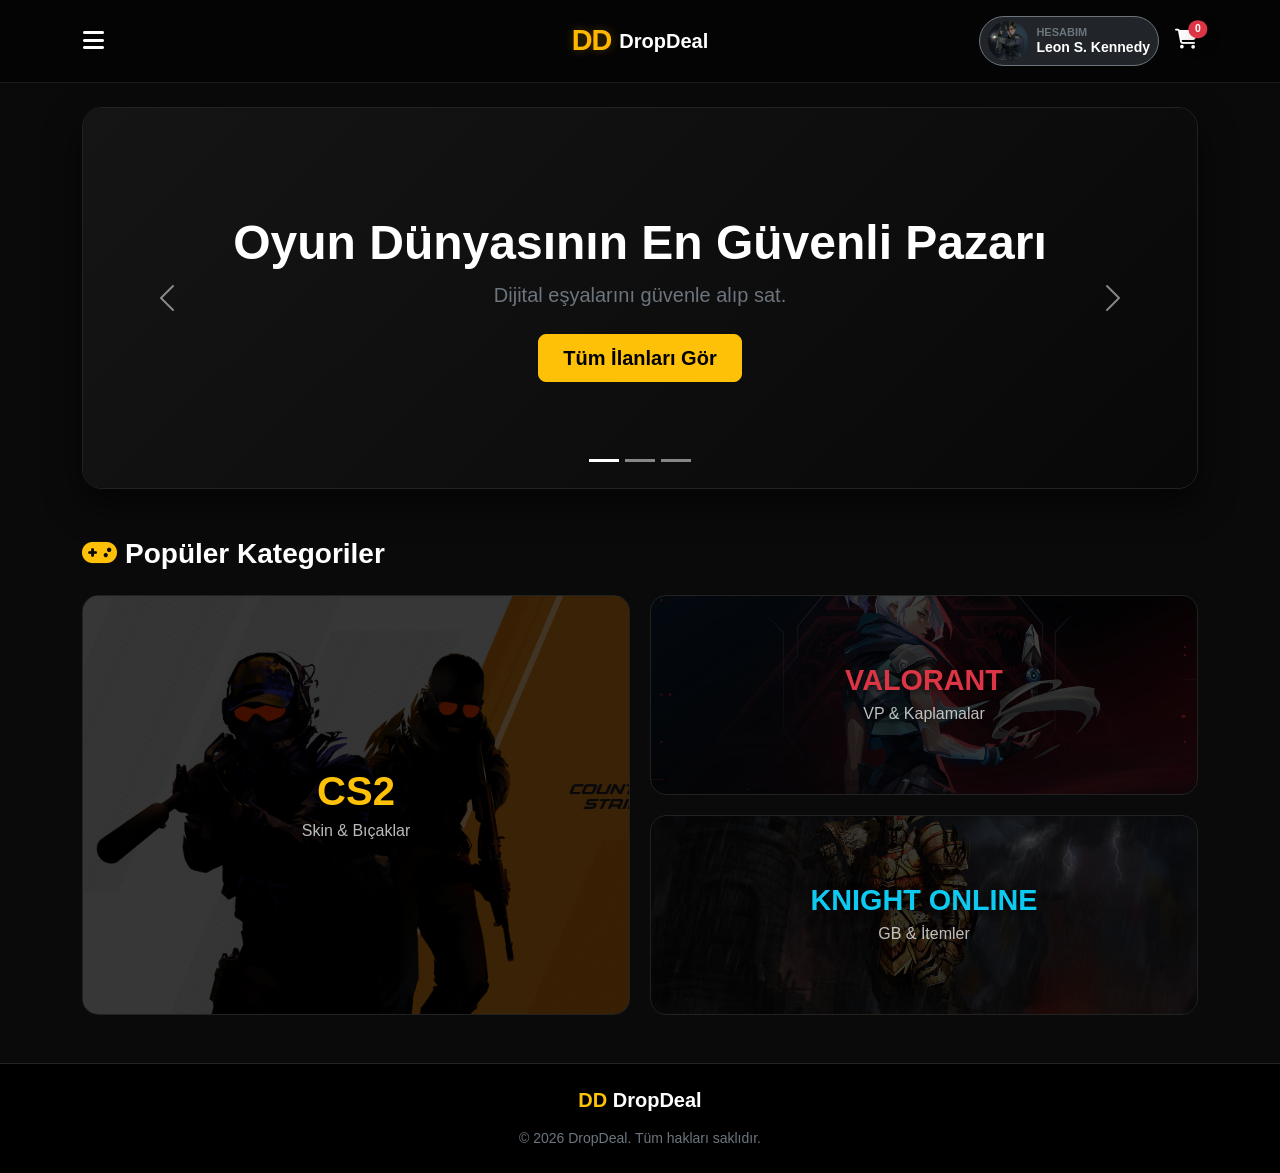
<file: index.html>
<!DOCTYPE html>
<html lang="tr">
    <head>
        <meta charset="UTF-8">
        <meta name="viewport" content="width=device-width, initial-scale=1.0">
        <title>DropDeal | İtem Pazarı</title>
        <link href="https://cdn.jsdelivr.net/npm/bootstrap@5.3.0/dist/css/bootstrap.min.css" rel="stylesheet">
        <link rel="stylesheet" href="https://cdnjs.cloudflare.com/ajax/libs/font-awesome/6.4.0/css/all.min.css">
        <link rel="stylesheet" href="style.css">
    </head>
    <body>
        <nav class="navbar nav1 sticky-top py-3 position-relative">
            <div class="container d-flex justify-content-between align-items-center">
                <button class="btn btn-link text-white fs-4 p-0 text-decoration-none" type="button" data-bs-toggle="offcanvas" data-bs-target="#gizliMenu">
                    <i class="fas fa-bars"></i>
                </button>

                <a class="navbar-brand m-0 p-0 text-white d-flex align-items-center position-absolute top-50 start-50 translate-middle" href="index.html">
                    <span class="logodd me-2">DD</span> <span class="fw-bold fs-5 tracking-wide">DropDeal</span>
                </a>

                <div class="d-flex align-items-center">
                <a href="profile.html" class="btn btn-dark border border-secondary rounded-pill d-flex align-items-center py-1 px-2 text-decoration-none me-3">
                    <img src="img2/leon-avatar.jpg" alt="Profil" class="rounded-circle me-2" width="40" height="40" style="object-fit: cover;">
                    <div class="d-flex flex-column text-start" style="line-height: 1.2;">
                        <span class="text-secondary fw-bold" style="font-size: 11px;">HESABIM</span>
                        <span class="text-white fw-bold" style="font-size: 14px;">Leon S. Kennedy</span>
                    </div>
                </a>

                <a href="#" class="nav-link text-white position-relative" data-bs-toggle="offcanvas" data-bs-target="#sepetOffcanvas">
                    <i class="fas fa-shopping-cart fs-5"></i>
                    <span class="position-absolute top-0 start-100 translate-middle badge rounded-pill bg-danger shadow" id="sepetSayaci" style="font-size: 0.65rem;">
                        0
                    </span>
                </a>
                </div>
            </div>
        </nav>

        <div class="offcanvas offcanvas-start offcanvas-dark" id="gizliMenu">
            <div class="offcanvas-header border-bottom border-dark">
                <h5 class="offcanvas-title fw-bold"><span class="text-warning">DD</span> Menu</h5>
                <button type="button" class="btn-close btn-close-white" data-bs-dismiss="offcanvas"></button>
            </div>
            <div class="offcanvas-body d-flex flex-column">
                <a href="index.html" class="nav-link text-white fs-5 mb-3"><i class="fas fa-home text-warning me-3"></i>Ana Sayfa</a>
                <a href="marketplace.html" class="nav-link text-white fs-5 mb-3"><i class="fas fa-store text-warning me-3"></i>Pazar Yeri</a>
                <hr class="border-secondary">
                <a href="#" class="nav-link text-light fs-5 mb-3" data-bs-toggle="modal" data-bs-target="#authModal">
                    <i class="fas fa-sign-in-alt text-secondary me-3"></i>Giriş Yap
                </a>
                <a href="#" class="nav-link text-light fs-5 fw-bold" data-bs-toggle="modal" data-bs-target="#authModal">
                    <i class="fas fa-sign-in-alt text-warning me-3"></i>Kayıt Ol
                </a>
            </div>
        </div>

        <div class="container mt-4">
            <div id="kampanyaSlider" class="carousel slide kampanyakutu" data-bs-ride="carousel" data-bs-interval="5000">
                <div class="carousel-indicators">
                    <button type="button" data-bs-target="#kampanyaSlider" data-bs-slide-to="0" class="active"></button>
                    <button type="button" data-bs-target="#kampanyaSlider" data-bs-slide-to="1"></button>
                    <button type="button" data-bs-target="#kampanyaSlider" data-bs-slide-to="2"></button>
                </div>

                <div class="carousel-inner">
                    <div class="carousel-item active">
                        <div class="slidericerik">
                            <h1 class="display-5 fw-bold text-white mb-2">Oyun Dünyasının En Güvenli Pazarı</h1>
                            <p class="text-secondary fs-5 mb-4">Dijital eşyalarını güvenle alıp sat.</p>
                            <a href="marketplace.html" class="btn btn-warning btn-lg fw-bold px-4">Tüm İlanları Gör</a>
                        </div>
                    </div>

                    <div class="carousel-item">
                        <div class="slidericerik">
                            <span class="badge bg-danger mb-3 px-3 py-2 fs-6">Günün Fırsatı</span>
                            <h1 class="display-5 fw-bold text-white mb-2">CS2 - AK-47 | Inheritance</h1>
                            <h3 class="text-secondary text-decoration-line-through d-inline-block me-2">3100 TL</h3>
                            <h2 class="text-success fw-bold d-inline-block mb-4">2100 TL</h2>
                            <br>
                            <a href="detail.html" class="btn btn-outline-warning btn-lg fw-bold px-4">Fırsatı İncele</a>
                        </div>    
                    </div>

                    <div class="carousel-item">
                        <div class="slidericerik">
                            <span class="badge bg-info text-dark mb-3 px-3 py-2 fs-6">Haftanın İndirimi</span>
                            <h1 class="display-5 fw-bold text-white mb-2">CS2 - AWP | Asiimov</h1>
                            <h3 class="text-secondary text-decoration-line-through d-inline-block me-2">5,100 TL</h3>
                            <h2 class="text-success fw-bold d-inline-block mb-4">4,200 TL</h2>
                            <br>
                            <a href="detailawp.html" class="btn btn-outline-warning btn-lg fw-bold px-4">Fırsatı İncele</a>
                        </div>
                    </div>
                </div>

                <button class="carousel-control-prev" type="button" data-bs-target="#kampanyaSlider" data-bs-slide="prev">
                    <span class="carousel-control-prev-icon"></span>
                </button>
                <button class="carousel-control-next" type="button" data-bs-target="#kampanyaSlider" data-bs-slide="next">
                    <span class="carousel-control-next-icon"></span>
                </button>
            </div>
        </div>

        <div class="container mt-5 mb-5">
            <h3 class="text-white mb-4 fw-bold"><i class="fas fa-gamepad text-warning me-2"></i>Popüler Kategoriler</h3>

            <div class="bento-izgara">
                <a href="marketplace.html#cs2" class="bento-kutu bento-cs2">
                    <img src="img2/cs2-bg.jpg" class="bento-bg" alt="CS2">
                    <div class="bento-yazi">
                        <h2 class="fw-bold text-warning mb-1">CS2</h2>
                        <span class="text-light opacity-75">Skin & Bıçaklar</span>
                    </div>
                </a>

                <a href="marketplace.html#valo" class="bento-kutu bento-valo">
                    <img src="img2/valo-bg.jpg" class="bento-bg" alt="Valorant">
                    <div class="bento-yazi">
                        <h3 class="fw-bold text-danger mb-1">VALORANT</h3>
                        <span class="text-light opacity-75">VP & Kaplamalar</span>
                    </div>
                </a>

                <a href="marketplace.html#ko" class="bento-kutu bento-ko">
                    <img src="img2/ko-bg.jpg" class="bento-bg" alt="Knight Online">
                    <div class="bento-yazi">
                        <h3 class="fw-bold text-info mb-1">KNIGHT ONLINE</h3>
                        <span class="text-light opacity-75">GB & İtemler</span>
                    </div>
                </a>
            </div>
        </div>

        <div class="modal fade" id="authModal" tabindex="-1" aria-hidden="true">
            <div class="modal-dialog modal-dialog-centered">
                <div class="modal-content bg-dark border-secondary text-white rounded-4 shadow-lg">
                    
                    <div class="modal-header border-bottom border-secondary d-flex justify-content-between align-items-center">
                        <ul class="nav nav-pills" id="pills-tab" role="tablist">
                            <li class="nav-item" role="presentation">
                                <button class="nav-link active text-warning fw-bold bg-transparent" id="pills-login-tab" data-bs-toggle="pill" data-bs-target="#pills-login" type="button" role="tab">Giriş Yap</button>
                            </li>
                            <li class="nav-item" role="presentation">
                                <button class="nav-link text-light fw-bold bg-transparent" id="pills-register-tab" data-bs-toggle="pill" data-bs-target="#pills-register" type="button" role="tab">Kayıt Ol</button>
                            </li>
                        </ul>
                        <button type="button" class="btn-close btn-close-white" data-bs-dismiss="modal" aria-label="Close"></button>
                    </div>

                    <div class="modal-body p-4">
                        <div class="tab-content" id="pills-tabContent">
                            <div class="tab-pane fade show active" id="pills-login" role="tabpanel">
                                <div class="mb-3">
                                    <label class="form-label text-secondary small fw-bold">E-Posta Adresi</label>
                                    <input type="email" class="form-control bg-black text-white border-secondary" placeholder="leon@kennedy.com">
                                </div>
                                <div class="mb-3">
                                    <label class="form-label text-secondary small fw-bold">Şifre</label>
                                    <input type="password" class="form-control bg-black text-white border-secondary" placeholder="••••••••">
                                </div>
                                <div class="text-end mb-3">
                                    <a href="#" class="text-warning small text-decoration-none" onclick="gelistiriliyorUyarisi()">Şifremi Unuttum</a>
                                </div>
                                <button class="btn btn-warning w-100 fw-bold py-2 shadow" onclick="gelistiriliyorUyarisi()">Giriş Yap</button>
                            </div>

                            <div class="tab-pane fade" id="pills-register" role="tabpanel">
                                <div class="mb-3">
                                    <label class="form-label text-secondary small fw-bold">Kullanıcı Adı</label>
                                    <input type="text" class="form-control bg-black text-white border-secondary" placeholder="KullaniciAdi">
                                </div>
                                <div class="mb-3">
                                    <label class="form-label text-secondary small fw-bold">E-Posta Adresi</label>
                                    <input type="email" class="form-control bg-black text-white border-secondary" placeholder="mail@ornek.com">
                                </div>
                                <div class="mb-3">
                                    <label class="form-label text-secondary small fw-bold">Şifre</label>
                                    <input type="password" class="form-control bg-black text-white border-secondary" placeholder="••••••••">
                                </div>
                                <button class="btn btn-warning w-100 fw-bold py-2 shadow" onclick="gelistiriliyorUyarisi()">Hesap Oluştur</button>
                            </div>
                        </div>
                    </div>
                </div>
            </div>
        </div>

        <footer class="bg-black py-4 mt-5 border-top border-dark text-center">
            <div class="container">
                <h5 class="fw-bold mb-3"><span class="text-warning">DD</span> DropDeal</h5>
                <p class="text-secondary small mb-0">&copy; 2026 DropDeal. Tüm hakları saklıdır.</p>
            </div>
        </footer>

        <script src="https://cdn.jsdelivr.net/npm/bootstrap@5.3.0/dist/js/bootstrap.bundle.min.js"></script>
    </body>
</html>
</file>
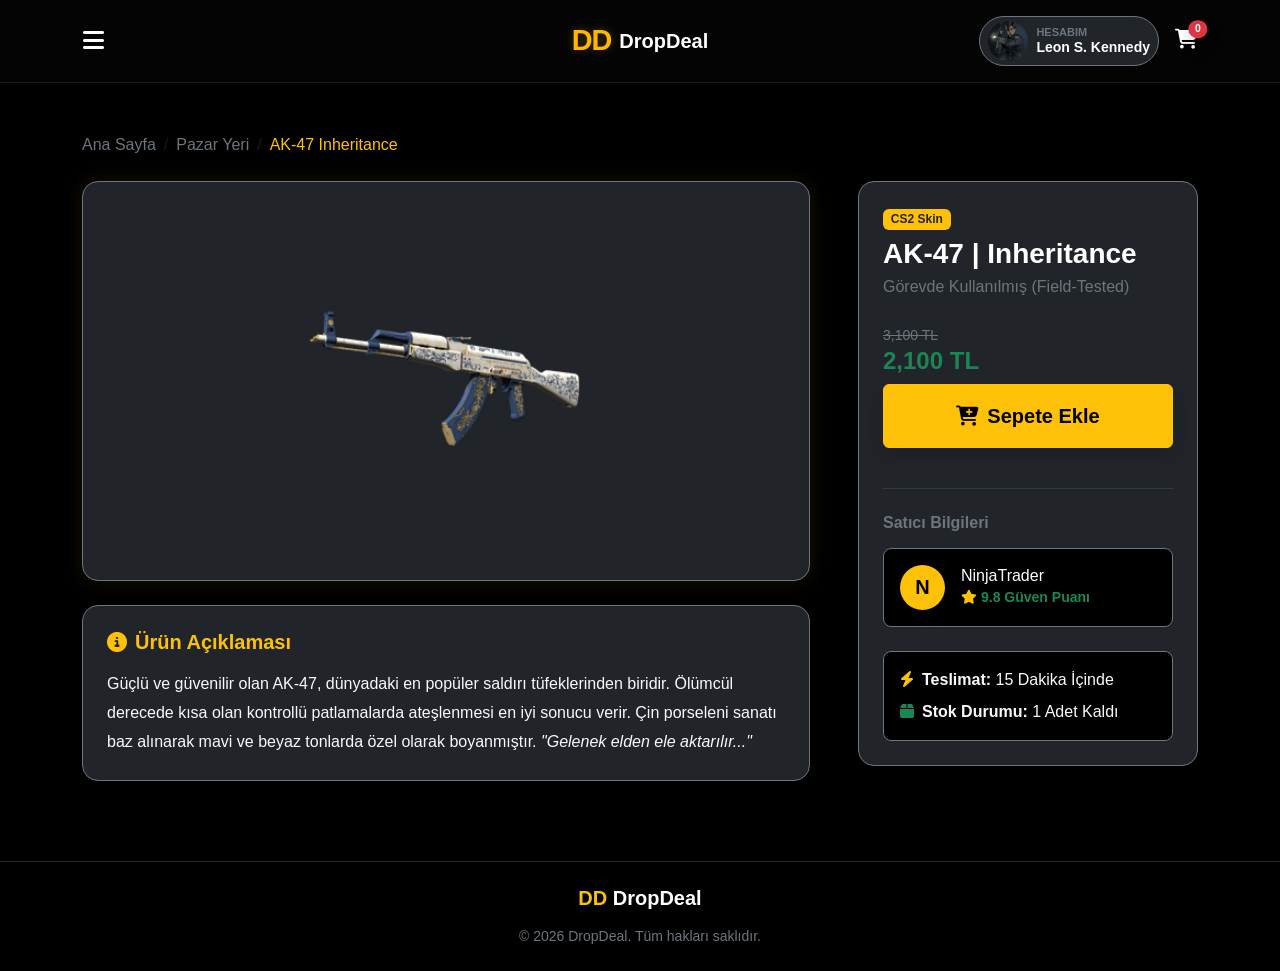
<file: detail.html>
<!DOCTYPE html>
<html lang="tr">
    <head>
        <meta charset="UTF-8">
        <meta name="viewport" content="width=device-width, initial-scale=1.0">
        <title>Ürün Detayı - DropDeal</title>
        <link href="https://cdn.jsdelivr.net/npm/bootstrap@5.3.0/dist/css/bootstrap.min.css" rel="stylesheet">
        <link rel="stylesheet" href="https://cdnjs.cloudflare.com/ajax/libs/font-awesome/6.4.0/css/all.min.css">
        <link rel="stylesheet" href="style.css">
    </head>
    <body class="bg-black text-white">
        <nav class="navbar nav1 sticky-top py-3 position-relative">
            <div class="container d-flex justify-content-between align-items-center">
                <button class="btn btn-link text-white fs-4 p-0 text-decoration-none" type="button" data-bs-toggle="offcanvas" data-bs-target="#gizliMenu">
                    <i class="fas fa-bars"></i>
                </button>

                <a class="navbar-brand m-0 p-0 text-white d-flex align-items-center position-absolute top-50 start-50 translate-middle" href="index.html">
                    <span class="logodd me-2">DD</span> <span class="fw-bold fs-5 tracking-wide">DropDeal</span>
                </a>

                <div class="d-flex align-items-center">
                <a href="profile.html" class="btn btn-dark border border-secondary rounded-pill d-flex align-items-center py-1 px-2 text-decoration-none me-3">
                    <img src="img2/leon-avatar.jpg" alt="Profil" class="rounded-circle me-2" width="40" height="40" style="object-fit: cover;">
                    <div class="d-flex flex-column text-start" style="line-height: 1.2;">
                        <span class="text-secondary fw-bold" style="font-size: 11px;">HESABIM</span>
                        <span class="text-white fw-bold" style="font-size: 14px;">Leon S. Kennedy</span>
                    </div>
                </a>

                <a href="#" class="nav-link text-white position-relative" data-bs-toggle="offcanvas" data-bs-target="#sepetOffcanvas">
                    <i class="fas fa-shopping-cart fs-5"></i>
                    <span class="position-absolute top-0 start-100 translate-middle badge rounded-pill bg-danger shadow" id="sepetSayaci" style="font-size: 0.65rem;">
                        0
                    </span>
                </a>
                </div>
            </div>
        </nav>

        <div class="offcanvas offcanvas-start offcanvas-dark" id="gizliMenu">
            <div class="offcanvas-header border-bottom border-dark">
                <h5 class="offcanvas-title fw-bold"><span class="text-warning">DD</span> Menu</h5>
                <button type="button" class="btn-close btn-close-white" data-bs-dismiss="offcanvas"></button>
            </div>
            <div class="offcanvas-body d-flex flex-column">
                <a href="index.html" class="nav-link text-white fs-5 mb-3"><i class="fas fa-home text-warning me-3"></i>Ana Sayfa</a>
                <a href="marketplace.html" class="nav-link text-white fs-5 mb-3"><i class="fas fa-store text-warning me-3"></i>Pazar Yeri</a>
                <hr class="border-secondary">
                <a href="#" class="nav-link text-light fs-5 mb-3" data-bs-toggle="modal" data-bs-target="#authModal">
                    <i class="fas fa-sign-in-alt text-secondary me-3"></i>Giriş Yap
                </a>
                <a href="#" class="nav-link text-light fs-5 fw-bold" data-bs-toggle="modal" data-bs-target="#authModal">
                    <i class="fas fa-sign-in-alt text-warning me-3"></i>Kayıt Ol
                </a>
            </div>
        </div>

    <div class="container" style="margin-top: 50px; margin-bottom: 80px;">
        <nav aria-label="breadcrumb" class="mb-4">
            <ol class="breadcrumb">
                <li class="breadcrumb-item"><a href="index.html" class="text-secondary text-decoration-none">Ana Sayfa</a></li>
                <li class="breadcrumb-item"><a href="marketplace.html" class="text-secondary text-decoration-none">Pazar Yeri</a></li>
                <li class="breadcrumb-item active text-warning" aria-current="page">AK-47 Inheritance</li>
            </ol>
        </nav>

        <div class="row g-5">
            <div class="col-lg-8">
                <div class="bg-dark border border-secondary rounded-4 p-5 text-center mb-4 d-flex justify-content-center align-items-center" style="min-height: 400px; box-shadow: 0 0 20px rgba(255, 183, 0, 0.1);">
                    <img src="img2/ak47-inheritance.png" alt="AK-47" class="img-fluid" style="max-width: 80%; transform: scale(1.1); transition: transform 0.5s ease;" onmouseover="this.style.transform='scale(1.2)'" onmouseout="this.style.transform='scale(1.1)'">
                </div>
                
                <div class="bg-dark border border-secondary rounded-4 p-4">
                    <h5 class="text-warning fw-bold mb-3"><i class="fas fa-info-circle me-2"></i>Ürün Açıklaması</h5>
                    <p class="text-light mb-0" style="line-height: 1.8;">
                        Güçlü ve güvenilir olan AK-47, dünyadaki en popüler saldırı tüfeklerinden biridir. Ölümcül derecede kısa olan kontrollü patlamalarda ateşlenmesi en iyi sonucu verir. Çin porseleni sanatı baz alınarak mavi ve beyaz tonlarda özel olarak boyanmıştır. <i>"Gelenek elden ele aktarılır..."</i>
                    </p>
                </div>
            </div>

            <div class="col-lg-4">
                <div class="bg-dark border border-secondary rounded-4 p-4 sticky-top" style="top: 100px;">
                    <span class="badge bg-warning text-dark mb-2">CS2 Skin</span>
                    <h3 class="text-white fw-bold mb-1">AK-47 | Inheritance</h3>
                    <p class="text-secondary mb-4">Görevde Kullanılmış (Field-Tested)</p>
                    
                    <div>
                        <small class="text-decoration-line-through text-secondary">3,100 TL</small>
                        <h4 class="text-success fw-bold mb-2">2,100 TL</h4>
                    </div>

                    <button class="btn btn-warning w-100 fw-bold py-3 fs-5 mb-4 shadow" onclick="detaydanSepeteEkle('AK-47 Inheritance', 2100, 'img2/ak47-inheritance.png')">
                        <i class="fas fa-cart-plus me-2"></i>Sepete Ekle
                    </button>

                    <hr class="border-secondary mb-4">
                    <h6 class="text-secondary fw-bold mb-3">Satıcı Bilgileri</h6>

                    <div class="d-flex align-items-center mb-4 p-3 bg-black rounded-3 border border-secondary">
                        <div class="bg-warning text-black rounded-circle d-flex justify-content-center align-items-center fw-bold fs-5 me-3" style="width: 45px; height: 45px;">N</div>
                        <div>
                            <h6 class="text-white mb-0">NinjaTrader</h6>
                            <span class="text-success small fw-bold"><i class="fas fa-star text-warning me-1"></i>9.8 Güven Puanı</span>
                        </div>
                    </div>

                    <div class="bg-black p-3 rounded-3 border border-secondary">
                        <p class="text-light mb-2"><i class="fas fa-bolt text-warning me-2"></i><strong>Teslimat:</strong> 15 Dakika İçinde</p>
                        <p class="text-light mb-0"><i class="fas fa-box text-success me-2"></i><strong>Stok Durumu:</strong> 1 Adet Kaldı</p>
                    </div>
                </div>
            </div>
        </div>
    </div>

    <div class="offcanvas offcanvas-end bg-dark border-start border-secondary text-white" tabindex="-1" id="sepetOffcanvas">
        <div class="offcanvas-header border-bottom border-secondary">
            <h5 class="offcanvas-title fw-bold"><i class="fas fa-shopping-cart text-warning me-2"></i>Sepetim</h5>
            <button type="button" class="btn-close btn-close-white" data-bs-dismiss="offcanvas"></button>
        </div>
        <div class="offcanvas-body d-flex flex-column" id="sepetIcerik">
            <div class="text-center text-secondary mt-5">
                <i class="fas fa-box-open fs-1 mb-3"></i>
                <p>Sepetiniz şu an boş.</p>
            </div>
        </div>
        <div class="offcanvas-footer p-4 border-top border-secondary bg-black mt-auto">
            <div class="d-flex justify-content-between align-items-center mb-3">
                <span class="text-secondary fw-bold">Toplam Tutar:</span>
                <h3 class="text-success fw-bold mb-0" id="sepetToplam">0 TL</h3>
            </div>
            <button class="btn btn-warning w-100 fw-bold py-3 fs-5">Satın Al</button>
        </div>
    </div>

    <div class="modal fade" id="authModal" tabindex="-1" aria-hidden="true">
        <div class="modal-dialog modal-dialog-centered">
            <div class="modal-content bg-dark border-secondary text-white rounded-4 shadow-lg">
                <div class="modal-header border-bottom border-secondary d-flex justify-content-between align-items-center">
                    <ul class="nav nav-pills" id="pills-tab" role="tablist">
                        <li class="nav-item" role="presentation">
                            <button class="nav-link active text-warning fw-bold bg-transparent" id="pills-login-tab" data-bs-toggle="pill" data-bs-target="#pills-login" type="button" role="tab">Giriş Yap</button>
                        </li>
                        <li class="nav-item" role="presentation">
                            <button class="nav-link text-light fw-bold bg-transparent" id="pills-register-tab" data-bs-toggle="pill" data-bs-target="#pills-register" type="button" role="tab">Kayıt Ol</button>
                        </li>
                    </ul>
                    <button type="button" class="btn-close btn-close-white" data-bs-dismiss="modal" aria-label="Close"></button>
                </div>

                <div class="modal-body p-4">
                    <div class="tab-content" id="pills-tabContent">
                        <div class="tab-pane fade show active" id="pills-login" role="tabpanel">
                            <div class="mb-3">
                                <label class="form-label text-secondary small fw-bold">E-Posta Adresi</label>
                                <input type="email" class="form-control bg-black text-white border-secondary" placeholder="leon@kennedy.com">
                            </div>
                            <div class="mb-3">
                                <label class="form-label text-secondary small fw-bold">Şifre</label>
                                <input type="password" class="form-control bg-black text-white border-secondary" placeholder="••••••••">
                            </div>
                            <div class="text-end mb-3">
                                <a href="#" class="text-warning small text-decoration-none" onclick="gelistiriliyorUyarisi()">Şifremi Unuttum</a>
                            </div>
                            <button class="btn btn-warning w-100 fw-bold py-2 shadow" onclick="gelistiriliyorUyarisi()">Giriş Yap</button>
                        </div>

                        <div class="tab-pane fade" id="pills-register" role="tabpanel">
                            <div class="mb-3">
                                <label class="form-label text-secondary small fw-bold">Kullanıcı Adı</label>
                                <input type="text" class="form-control bg-black text-white border-secondary" placeholder="KullaniciAdi">
                            </div>
                            <div class="mb-3">
                                <label class="form-label text-secondary small fw-bold">E-Posta Adresi</label>
                                <input type="email" class="form-control bg-black text-white border-secondary" placeholder="mail@ornek.com">
                            </div>
                            <div class="mb-3">
                                <label class="form-label text-secondary small fw-bold">Şifre</label>
                                <input type="password" class="form-control bg-black text-white border-secondary" placeholder="••••••••">
                            </div>
                            <button class="btn btn-warning w-100 fw-bold py-2 shadow" onclick="gelistiriliyorUyarisi()">Hesap Oluştur</button>
                        </div>
                    </div>
                </div>
            </div>
        </div>
    </div>

    <footer class="bg-black py-4 mt-auto border-top border-dark text-center">
        <div class="container">
            <h5 class="fw-bold mb-3"><span class="text-warning">DD</span> DropDeal</h5>
            <p class="text-secondary small mb-0">&copy; 2026 DropDeal. Tüm hakları saklıdır.</p>
        </div>
    </footer>

    <script src="https://cdn.jsdelivr.net/npm/bootstrap@5.3.0/dist/js/bootstrap.bundle.min.js"></script>
    <script src="script.js"></script>
    </body>
</html>
</file>
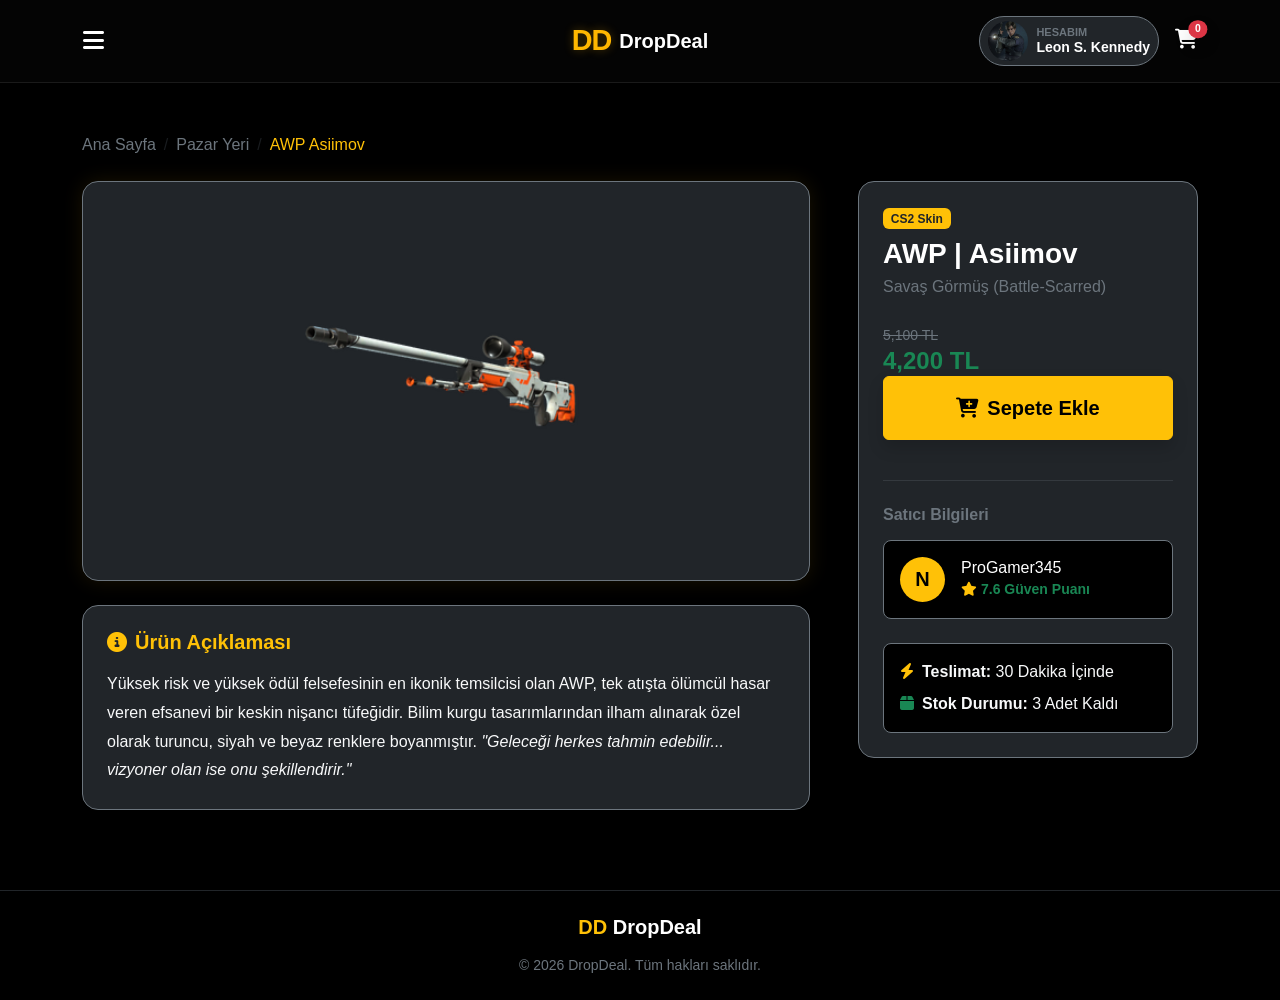
<file: detailawp.html>
<!DOCTYPE html>
<html lang="tr">
    <head>
        <meta charset="UTF-8">
        <meta name="viewport" content="width=device-width, initial-scale=1.0">
        <title>Ürün Detayı - DropDeal</title>
        <link href="https://cdn.jsdelivr.net/npm/bootstrap@5.3.0/dist/css/bootstrap.min.css" rel="stylesheet">
        <link rel="stylesheet" href="https://cdnjs.cloudflare.com/ajax/libs/font-awesome/6.4.0/css/all.min.css">
        <link rel="stylesheet" href="style.css">
    </head>
    <body class="bg-black text-white">
        <nav class="navbar nav1 sticky-top py-3 position-relative">
            <div class="container d-flex justify-content-between align-items-center">
                <button class="btn btn-link text-white fs-4 p-0 text-decoration-none" type="button" data-bs-toggle="offcanvas" data-bs-target="#gizliMenu">
                    <i class="fas fa-bars"></i>
                </button>

                <a class="navbar-brand m-0 p-0 text-white d-flex align-items-center position-absolute top-50 start-50 translate-middle" href="index.html">
                    <span class="logodd me-2">DD</span> <span class="fw-bold fs-5 tracking-wide">DropDeal</span>
                </a>

                <div class="d-flex align-items-center">
                <a href="profile.html" class="btn btn-dark border border-secondary rounded-pill d-flex align-items-center py-1 px-2 text-decoration-none me-3">
                    <img src="img2/leon-avatar.jpg" alt="Profil" class="rounded-circle me-2" width="40" height="40" style="object-fit: cover;">
                    <div class="d-flex flex-column text-start" style="line-height: 1.2;">
                        <span class="text-secondary fw-bold" style="font-size: 11px;">HESABIM</span>
                        <span class="text-white fw-bold" style="font-size: 14px;">Leon S. Kennedy</span>
                    </div>
                </a>

                <a href="#" class="nav-link text-white position-relative" data-bs-toggle="offcanvas" data-bs-target="#sepetOffcanvas">
                    <i class="fas fa-shopping-cart fs-5"></i>
                    <span class="position-absolute top-0 start-100 translate-middle badge rounded-pill bg-danger shadow" id="sepetSayaci" style="font-size: 0.65rem;">
                        0
                    </span>
                </a>
                </div>
            </div>
        </nav>

        <div class="offcanvas offcanvas-start offcanvas-dark" id="gizliMenu">
            <div class="offcanvas-header border-bottom border-dark">
                <h5 class="offcanvas-title fw-bold"><span class="text-warning">DD</span> Menu</h5>
                <button type="button" class="btn-close btn-close-white" data-bs-dismiss="offcanvas"></button>
            </div>
            <div class="offcanvas-body d-flex flex-column">
                <a href="index.html" class="nav-link text-white fs-5 mb-3"><i class="fas fa-home text-warning me-3"></i>Ana Sayfa</a>
                <a href="marketplace.html" class="nav-link text-white fs-5 mb-3"><i class="fas fa-store text-warning me-3"></i>Pazar Yeri</a>
                <hr class="border-secondary">
                <a href="#" class="nav-link text-light fs-5 mb-3" data-bs-toggle="modal" data-bs-target="#authModal">
                    <i class="fas fa-sign-in-alt text-secondary me-3"></i>Giriş Yap
                </a>
                <a href="#" class="nav-link text-light fs-5 fw-bold" data-bs-toggle="modal" data-bs-target="#authModal">
                    <i class="fas fa-sign-in-alt text-warning me-3"></i>Kayıt Ol
                </a>
            </div>
        </div>

    <div class="container" style="margin-top: 50px; margin-bottom: 80px;">
        <nav aria-label="breadcrumb" class="mb-4">
            <ol class="breadcrumb">
                <li class="breadcrumb-item"><a href="index.html" class="text-secondary text-decoration-none">Ana Sayfa</a></li>
                <li class="breadcrumb-item"><a href="marketplace.html" class="text-secondary text-decoration-none">Pazar Yeri</a></li>
                <li class="breadcrumb-item active text-warning" aria-current="page">AWP Asiimov</li>
            </ol>
        </nav>

        <div class="row g-5">
            <div class="col-lg-8">
                <div class="bg-dark border border-secondary rounded-4 p-5 text-center mb-4 d-flex justify-content-center align-items-center" style="min-height: 400px; box-shadow: 0 0 20px rgba(255, 183, 0, 0.1);">
                    <img src="img2/awp-asiimov.png" alt="AWP" class="img-fluid" style="max-width: 80%; transform: scale(1.1); transition: transform 0.5s ease;" onmouseover="this.style.transform='scale(1.2)'" onmouseout="this.style.transform='scale(1.1)'">
                </div>
                
                <div class="bg-dark border border-secondary rounded-4 p-4">
                    <h5 class="text-warning fw-bold mb-3"><i class="fas fa-info-circle me-2"></i>Ürün Açıklaması</h5>
                    <p class="text-light mb-0" style="line-height: 1.8;">
                        Yüksek risk ve yüksek ödül felsefesinin en ikonik temsilcisi olan AWP, tek atışta ölümcül hasar veren efsanevi bir keskin nişancı tüfeğidir. Bilim kurgu tasarımlarından ilham alınarak özel olarak turuncu, siyah ve beyaz renklere boyanmıştır. <i>"Geleceği herkes tahmin edebilir... vizyoner olan ise onu şekillendirir."</i>
                    </p>
                </div>
            </div>

            <div class="col-lg-4">
                <div class="bg-dark border border-secondary rounded-4 p-4 sticky-top" style="top: 100px;">
                    <span class="badge bg-warning text-dark mb-2">CS2 Skin</span>
                    <h3 class="text-white fw-bold mb-1">AWP | Asiimov</h3>
                    <p class="text-secondary mb-4">Savaş Görmüş (Battle-Scarred)</p>
                    
                    <div>
                        <small class="text-decoration-line-through text-secondary">5,100 TL</small>
                        <h4 class="text-success fw-bold mb-0">4,200 TL</h4>
                    </div>

                    <button class="btn btn-warning w-100 fw-bold py-3 fs-5 mb-4 shadow" onclick="detaydanSepeteEkle('AWP Asiimov', 4200, 'img2/awp-asiimov.png')">
                        <i class="fas fa-cart-plus me-2"></i>Sepete Ekle
                    </button>

                    <hr class="border-secondary mb-4">
                    <h6 class="text-secondary fw-bold mb-3">Satıcı Bilgileri</h6>

                    <div class="d-flex align-items-center mb-4 p-3 bg-black rounded-3 border border-secondary">
                        <div class="bg-warning text-black rounded-circle d-flex justify-content-center align-items-center fw-bold fs-5 me-3" style="width: 45px; height: 45px;">N</div>
                        <div>
                            <h6 class="text-white mb-0">ProGamer345</h6>
                            <span class="text-success small fw-bold"><i class="fas fa-star text-warning me-1"></i>7.6 Güven Puanı</span>
                        </div>
                    </div>

                    <div class="bg-black p-3 rounded-3 border border-secondary">
                        <p class="text-light mb-2"><i class="fas fa-bolt text-warning me-2"></i><strong>Teslimat:</strong> 30 Dakika İçinde</p>
                        <p class="text-light mb-0"><i class="fas fa-box text-success me-2"></i><strong>Stok Durumu:</strong> 3 Adet Kaldı</p>
                    </div>
                </div>
            </div>
        </div>
    </div>

    <div class="offcanvas offcanvas-end bg-dark border-start border-secondary text-white" tabindex="-1" id="sepetOffcanvas">
        <div class="offcanvas-header border-bottom border-secondary">
            <h5 class="offcanvas-title fw-bold"><i class="fas fa-shopping-cart text-warning me-2"></i>Sepetim</h5>
            <button type="button" class="btn-close btn-close-white" data-bs-dismiss="offcanvas"></button>
        </div>
        <div class="offcanvas-body d-flex flex-column" id="sepetIcerik">
            <div class="text-center text-secondary mt-5">
                <i class="fas fa-box-open fs-1 mb-3"></i>
                <p>Sepetiniz şu an boş.</p>
            </div>
        </div>
        <div class="offcanvas-footer p-4 border-top border-secondary bg-black mt-auto">
            <div class="d-flex justify-content-between align-items-center mb-3">
                <span class="text-secondary fw-bold">Toplam Tutar:</span>
                <h3 class="text-success fw-bold mb-0" id="sepetToplam">0 TL</h3>
            </div>
            <button class="btn btn-warning w-100 fw-bold py-3 fs-5">Satın Al</button>
        </div>
    </div>

    <div class="modal fade" id="authModal" tabindex="-1" aria-hidden="true">
        <div class="modal-dialog modal-dialog-centered">
            <div class="modal-content bg-dark border-secondary text-white rounded-4 shadow-lg">
                <div class="modal-header border-bottom border-secondary d-flex justify-content-between align-items-center">
                    <ul class="nav nav-pills" id="pills-tab" role="tablist">
                        <li class="nav-item" role="presentation">
                            <button class="nav-link active text-warning fw-bold bg-transparent" id="pills-login-tab" data-bs-toggle="pill" data-bs-target="#pills-login" type="button" role="tab">Giriş Yap</button>
                        </li>
                        <li class="nav-item" role="presentation">
                            <button class="nav-link text-light fw-bold bg-transparent" id="pills-register-tab" data-bs-toggle="pill" data-bs-target="#pills-register" type="button" role="tab">Kayıt Ol</button>
                        </li>
                    </ul>
                    <button type="button" class="btn-close btn-close-white" data-bs-dismiss="modal" aria-label="Close"></button>
                </div>

                <div class="modal-body p-4">
                    <div class="tab-content" id="pills-tabContent">
                        <div class="tab-pane fade show active" id="pills-login" role="tabpanel">
                            <div class="mb-3">
                                <label class="form-label text-secondary small fw-bold">E-Posta Adresi</label>
                                <input type="email" class="form-control bg-black text-white border-secondary" placeholder="leon@kennedy.com">
                            </div>
                            <div class="mb-3">
                                <label class="form-label text-secondary small fw-bold">Şifre</label>
                                <input type="password" class="form-control bg-black text-white border-secondary" placeholder="••••••••">
                            </div>
                            <div class="text-end mb-3">
                                <a href="#" class="text-warning small text-decoration-none" onclick="gelistiriliyorUyarisi()">Şifremi Unuttum</a>
                            </div>
                            <button class="btn btn-warning w-100 fw-bold py-2 shadow" onclick="gelistiriliyorUyarisi()">Giriş Yap</button>
                        </div>

                        <div class="tab-pane fade" id="pills-register" role="tabpanel">
                            <div class="mb-3">
                                <label class="form-label text-secondary small fw-bold">Kullanıcı Adı</label>
                                <input type="text" class="form-control bg-black text-white border-secondary" placeholder="KullaniciAdi">
                            </div>
                            <div class="mb-3">
                                <label class="form-label text-secondary small fw-bold">E-Posta Adresi</label>
                                <input type="email" class="form-control bg-black text-white border-secondary" placeholder="mail@ornek.com">
                            </div>
                            <div class="mb-3">
                                <label class="form-label text-secondary small fw-bold">Şifre</label>
                                <input type="password" class="form-control bg-black text-white border-secondary" placeholder="••••••••">
                            </div>
                            <button class="btn btn-warning w-100 fw-bold py-2 shadow" onclick="gelistiriliyorUyarisi()">Hesap Oluştur</button>
                        </div>
                    </div>
                </div>
            </div>
        </div>
    </div>

    <footer class="bg-black py-4 mt-auto border-top border-dark text-center">
        <div class="container">
            <h5 class="fw-bold mb-3"><span class="text-warning">DD</span> DropDeal</h5>
            <p class="text-secondary small mb-0">&copy; 2026 DropDeal. Tüm hakları saklıdır.</p>
        </div>
    </footer>

    <script src="https://cdn.jsdelivr.net/npm/bootstrap@5.3.0/dist/js/bootstrap.bundle.min.js"></script>
    <script src="script.js"></script>
    </body>
</html>
</file>
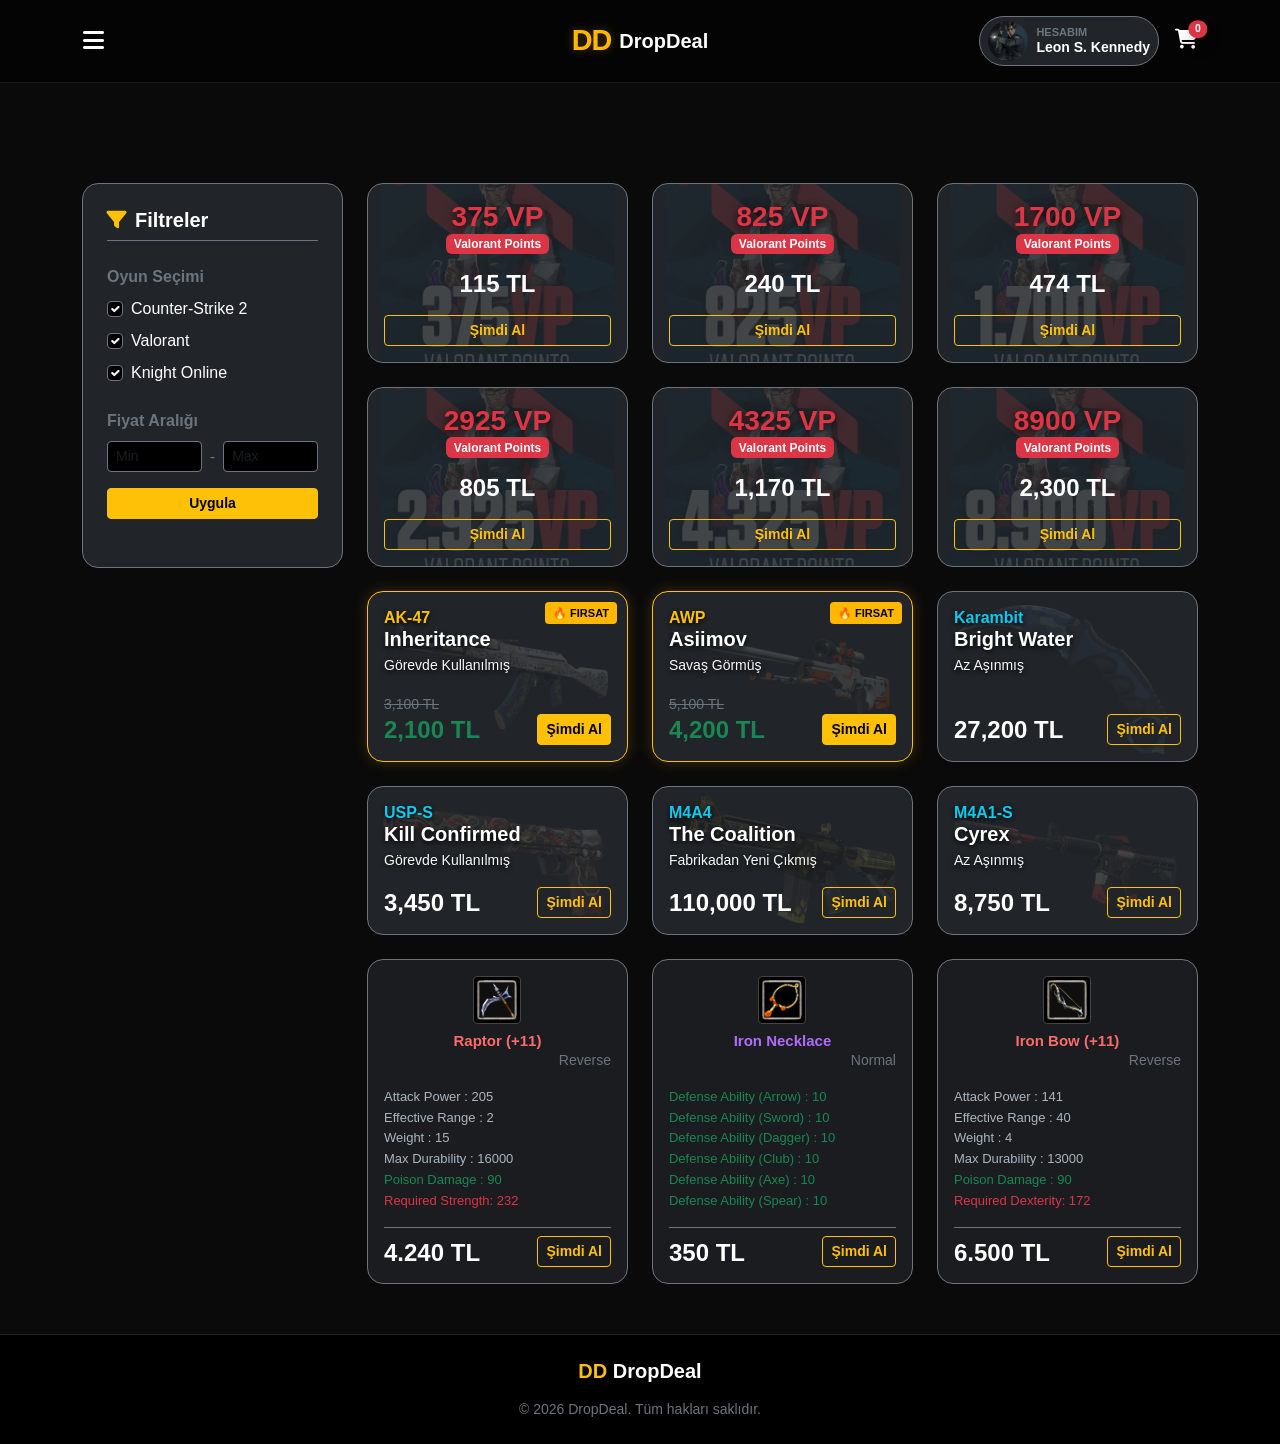
<file: marketplace.html>
<!DOCTYPE html>
<html lang="en">
    <head>
        <meta charset="UTF-8">
        <meta name="viewport" content="width=device-width, initial-scale=1.0">
        <title>Marketplace - DropDeal</title>
        <link href="https://cdn.jsdelivr.net/npm/bootstrap@5.3.0/dist/css/bootstrap.min.css" rel="stylesheet">
        <link rel="stylesheet" href="https://cdnjs.cloudflare.com/ajax/libs/font-awesome/6.4.0/css/all.min.css">
        <link rel="stylesheet" href="style.css">
    </head>
    <body>
            <nav class="navbar nav1 sticky-top py-3 position-relative">
                <div class="container d-flex justify-content-between align-items-center">
                    <button class="btn btn-link text-white fs-4 p-0 text-decoration-none" type="button" data-bs-toggle="offcanvas" data-bs-target="#gizliMenu">
                        <i class="fas fa-bars"></i>
                    </button>

                    <a class="navbar-brand m-0 p-0 text-white d-flex align-items-center position-absolute top-50 start-50 translate-middle" href="index.html">
                        <span class="logodd me-2">DD</span> <span class="fw-bold fs-5 tracking-wide">DropDeal</span>
                    </a>

                    <div class="d-flex align-items-center">
                    <a href="profile.html" class="btn btn-dark border border-secondary rounded-pill d-flex align-items-center py-1 px-2 text-decoration-none me-3">
                        <img src="img2/leon-avatar.jpg" alt="Profil" class="rounded-circle me-2" width="40" height="40" style="object-fit: cover;">
                        <div class="d-flex flex-column text-start" style="line-height: 1.2;">
                            <span class="text-secondary fw-bold" style="font-size: 11px;">HESABIM</span>
                            <span class="text-white fw-bold" style="font-size: 14px;">Leon S. Kennedy</span>
                        </div>
                    </a>

                    <a href="#" class="nav-link text-white position-relative" data-bs-toggle="offcanvas" data-bs-target="#sepetOffcanvas">
                        <i class="fas fa-shopping-cart fs-5"></i>
                        <span class="position-absolute top-0 start-100 translate-middle badge rounded-pill bg-danger shadow" id="sepetSayaci" style="font-size: 0.65rem;">
                            0
                        </span>
                    </a>
                    </div>
                </div>
            </nav>

            <div class="offcanvas offcanvas-start offcanvas-dark" id="gizliMenu">
                <div class="offcanvas-header border-bottom border-dark">
                    <h5 class="offcanvas-title fw-bold"><span class="text-warning">DD</span> Menu</h5>
                    <button type="button" class="btn-close btn-close-white" data-bs-dismiss="offcanvas"></button>
                </div>
                <div class="offcanvas-body d-flex flex-column">
                    <a href="index.html" class="nav-link text-white fs-5 mb-3"><i class="fas fa-home text-warning me-3"></i>Ana Sayfa</a>
                    <a href="marketplace.html" class="nav-link text-white fs-5 mb-3"><i class="fas fa-store text-warning me-3"></i>Pazar Yeri</a>
                    <hr class="border-secondary">
                    <a href="#" class="nav-link text-light fs-5 mb-3" data-bs-toggle="modal" data-bs-target="#authModal">
                        <i class="fas fa-sign-in-alt text-secondary me-3"></i>Giriş Yap
                    </a>
                    <a href="#" class="nav-link text-light fs-5 fw-bold" data-bs-toggle="modal" data-bs-target="#authModal">
                        <i class="fas fa-sign-in-alt text-warning me-3"></i>Kayıt Ol
                    </a>
                </div>
            </div>

            <div class="container" style="margin-top: 100px; margin-bottom: 50px;">
                <div class="row g-4">
                    <div class="col-lg-3">
                        <div class="bg-dark border border-secondary rounded-4 p-4 sticky-top" style="top: 100px;">
                            <h5 class="text-white fw-bold mb-4 border-bottom border-secondary pb-2"><i class="fas fa-filter text-warning me-2"></i>Filtreler</h5>
                            
                            <div class="mb-4">
                                <label class="text-secondary fw-bold mb-2">Oyun Seçimi</label>
                                <div class="form-check mb-2">
                                    <input class="form-check-input bg-black border-secondary" type="checkbox" id="oyunCS" checked>
                                    <label class="form-check-label text-white" for="oyunCS">Counter-Strike 2</label>
                                </div>
                                <div class="form-check mb-2">
                                    <input class="form-check-input bg-black border-secondary" type="checkbox" id="oyunValo" checked>
                                    <label class="form-check-label text-white" for="oyunValo">Valorant</label>
                                </div>
                                <div class="form-check mb-2">
                                    <input class="form-check-input bg-black border-secondary" type="checkbox" id="oyunKO" checked>
                                    <label class="form-check-label text-white" for="oyunKO">Knight Online</label>
                                </div>
                            </div>

                            <div class="mb-4">
                                <label class="text-secondary fw-bold mb-2">Fiyat Aralığı</label>
                                <div class="d-flex align-items-center gap-2">
                                    <input type="number" id="minFiyat" class="form-control form-control-sm bg-black text-white border-secondary" placeholder="Min">
                                    <span class="text-secondary">-</span>
                                    <input type="number" id="maxFiyat" class="form-control form-control-sm bg-black text-white border-secondary" placeholder="Max">
                                </div>
                                <button class="btn btn-warning btn-sm w-100 fw-bold mt-3" onclick="filtrele()">Uygula</button>
                            </div>
                        </div>
                    </div>

                    <div class="col-lg-9">
                        <div class="row g-4">
                            <div class="col-md-6 col-xl-4 ilan-sutun" data-oyun="valo" data-fiyat="115">
                                <div class="ilan-kart bg-dark border border-secondary rounded-4 overflow-hidden position-relative h-100 p-3 d-flex flex-column align-items-center justify-content-center text-center" onclick="window.location.href='detail.html'">
                                    <img src="img2/vp375-bg.png" class="ilan-arkaplan-gorseli" alt="VP375">
                                    <h3 class="text-danger fw-bold z-2 mb-0" style="text-shadow: 0 2px 10px rgba(0,0,0,0.8);">375 VP</h3>
                                    <span class="badge bg-danger z-2 mb-3">Valorant Points</span>
                                    <h4 class="text-white fw-bold z-2 mt-auto">115 TL</h4>
                                    <button class="btn btn-outline-warning btn-sm z-2 w-100 mt-2 fw-bold" onclick="sepeteEkle(event)">Şimdi Al</button>
                                </div>
                            </div>

                            <div class="col-md-6 col-xl-4 ilan-sutun" data-oyun="valo" data-fiyat="240">
                                <div class="ilan-kart bg-dark border border-secondary rounded-4 overflow-hidden position-relative h-100 p-3 d-flex flex-column align-items-center justify-content-center text-center" onclick="window.location.href='detail.html'">
                                    <img src="img2/vp825-bg.png" class="ilan-arkaplan-gorseli" alt="VP825">
                                    <h3 class="text-danger fw-bold z-2 mb-0" style="text-shadow: 0 2px 10px rgba(0,0,0,0.8);">825 VP</h3>
                                    <span class="badge bg-danger z-2 mb-3">Valorant Points</span>
                                    <h4 class="text-white fw-bold z-2 mt-auto">240 TL</h4>
                                    <button class="btn btn-outline-warning btn-sm z-2 w-100 mt-2 fw-bold" onclick="sepeteEkle(event)">Şimdi Al</button>
                                </div>
                            </div>

                            <div class="col-md-6 col-xl-4 ilan-sutun" data-oyun="valo" data-fiyat="474">
                                <div class="ilan-kart bg-dark border border-secondary rounded-4 overflow-hidden position-relative h-100 p-3 d-flex flex-column align-items-center justify-content-center text-center" onclick="window.location.href='detail.html'">
                                    <img src="img2/vp1700-bg.png" class="ilan-arkaplan-gorseli" alt="VP1700">
                                    <h3 class="text-danger fw-bold z-2 mb-0" style="text-shadow: 0 2px 10px rgba(0,0,0,0.8);">1700 VP</h3>
                                    <span class="badge bg-danger z-2 mb-3">Valorant Points</span>
                                    <h4 class="text-white fw-bold z-2 mt-auto">474 TL</h4>
                                    <button class="btn btn-outline-warning btn-sm z-2 w-100 mt-2 fw-bold" onclick="sepeteEkle(event)">Şimdi Al</button>
                                </div>
                            </div>

                            <div class="col-md-6 col-xl-4 ilan-sutun" data-oyun="valo" data-fiyat="805">
                                <div class="ilan-kart bg-dark border border-secondary rounded-4 overflow-hidden position-relative h-100 p-3 d-flex flex-column align-items-center justify-content-center text-center" onclick="window.location.href='detail.html'">
                                    <img src="img2/vp2925-bg.png" class="ilan-arkaplan-gorseli" alt="VP2925">
                                    <h3 class="text-danger fw-bold z-2 mb-0" style="text-shadow: 0 2px 10px rgba(0,0,0,0.8);">2925 VP</h3>
                                    <span class="badge bg-danger z-2 mb-3">Valorant Points</span>
                                    <h4 class="text-white fw-bold z-2 mt-auto">805 TL</h4>
                                    <button class="btn btn-outline-warning btn-sm z-2 w-100 mt-2 fw-bold" onclick="sepeteEkle(event)">Şimdi Al</button>
                                </div>
                            </div>

                            <div class="col-md-6 col-xl-4 ilan-sutun" data-oyun="valo" data-fiyat="1170">
                                <div class="ilan-kart bg-dark border border-secondary rounded-4 overflow-hidden position-relative h-100 p-3 d-flex flex-column align-items-center justify-content-center text-center" onclick="window.location.href='detail.html'">
                                    <img src="img2/vp4325-bg.png" class="ilan-arkaplan-gorseli" alt="VP4325">
                                    <h3 class="text-danger fw-bold z-2 mb-0" style="text-shadow: 0 2px 10px rgba(0,0,0,0.8);">4325 VP</h3>
                                    <span class="badge bg-danger z-2 mb-3">Valorant Points</span>
                                    <h4 class="text-white fw-bold z-2 mt-auto">1,170 TL</h4>
                                    <button class="btn btn-outline-warning btn-sm z-2 w-100 mt-2 fw-bold" onclick="sepeteEkle(event)">Şimdi Al</button>
                                </div>
                            </div>

                            <div class="col-md-6 col-xl-4 ilan-sutun" data-oyun="valo" data-fiyat="2300">
                                <div class="ilan-kart bg-dark border border-secondary rounded-4 overflow-hidden position-relative h-100 p-3 d-flex flex-column align-items-center justify-content-center text-center" onclick="window.location.href='detail.html'">
                                    <img src="img2/vp8900-bg.png" class="ilan-arkaplan-gorseli" alt="VP8900">
                                    <h3 class="text-danger fw-bold z-2 mb-0" style="text-shadow: 0 2px 10px rgba(0,0,0,0.8);">8900 VP</h3>
                                    <span class="badge bg-danger z-2 mb-3">Valorant Points</span>
                                    <h4 class="text-white fw-bold z-2 mt-auto">2,300 TL</h4>
                                    <button class="btn btn-outline-warning btn-sm z-2 w-100 mt-2 fw-bold" onclick="sepeteEkle(event)">Şimdi Al</button>
                                </div>
                            </div>

                            <div class="col-md-6 col-xl-4 ilan-sutun" data-oyun="cs2" data-fiyat="2100">
                                <div class="ilan-kart bg-dark border border-warning rounded-4 overflow-hidden position-relative h-100 p-3 d-flex flex-column text-start" style="box-shadow: 0 0 15px rgba(255, 183, 0, 0.2);" onclick="window.location.href='detail.html'">
                                    <span class="firsat-etiketi z-2">🔥 FIRSAT</span>
                                    <img src="img2/ak47-inheritance.png" class="ilan-arkaplan-gorseli" alt="AK-47">
                                    <h6 class="text-warning fw-bold z-2 mb-0" style="text-shadow: 0 2px 5px rgba(0,0,0,0.9);">AK-47</h6>
                                    <h5 class="text-white fw-bold z-2 mb-1" style="text-shadow: 0 2px 5px rgba(0,0,0,0.9);">Inheritance</h5>
                                    <small class="text-light z-2 mb-3" style="text-shadow: 0 2px 5px rgba(0,0,0,0.9);">Görevde Kullanılmış</small>
                                    <div class="mt-auto z-2 d-flex justify-content-between align-items-end">
                                        <div>
                                            <small class="text-decoration-line-through text-secondary">3,100 TL</small>
                                            <h4 class="text-success fw-bold mb-0">2,100 TL</h4>
                                        </div>
                                        <button class="btn btn-warning btn-sm fw-bold" onclick="sepeteEkle(event)">Şimdi Al</button>
                                    </div>
                                </div>
                            </div>

                            <div class="col-md-6 col-xl-4 ilan-sutun" data-oyun="cs2" data-fiyat="4200">
                                <div class="ilan-kart bg-dark border border-warning rounded-4 overflow-hidden position-relative h-100 p-3 d-flex flex-column text-start" style="box-shadow: 0 0 15px rgba(255, 183, 0, 0.2);" onclick="window.location.href='detailawp.html'">
                                    <span class="firsat-etiketi z-2">🔥 FIRSAT</span>
                                    <img src="img2/awp-asiimov.png" class="ilan-arkaplan-gorseli" alt="AWP">
                                    <h6 class="text-warning fw-bold z-2 mb-0" style="text-shadow: 0 2px 5px rgba(0,0,0,0.9);">AWP</h6>
                                    <h5 class="text-white fw-bold z-2 mb-1" style="text-shadow: 0 2px 5px rgba(0,0,0,0.9);">Asiimov</h5>
                                    <small class="text-light z-2 mb-3" style="text-shadow: 0 2px 5px rgba(0,0,0,0.9);">Savaş Görmüş</small>
                                    <div class="mt-auto z-2 d-flex justify-content-between align-items-end">
                                        <div>
                                            <small class="text-decoration-line-through text-secondary">5,100 TL</small>
                                            <h4 class="text-success fw-bold mb-0">4,200 TL</h4>
                                        </div>
                                        <button class="btn btn-warning btn-sm fw-bold" onclick="sepeteEkle(event)">Şimdi Al</button>
                                    </div>
                                </div>
                            </div>

                            <div class="col-md-6 col-xl-4 ilan-sutun" data-oyun="cs2" data-fiyat="27200">
                                <div class="ilan-kart bg-dark border border-secondary rounded-4 overflow-hidden position-relative h-100 p-3 d-flex flex-column text-start" onclick="window.location.href='detail.html'">
                                    <img src="img2/karambit-bright.png" class="ilan-arkaplan-gorseli" alt="Karambit">
                                    <h6 class="text-info fw-bold z-2 mb-0" style="text-shadow: 0 2px 5px rgba(0,0,0,0.9);">Karambit</h6>
                                    <h5 class="text-white fw-bold z-2 mb-1" style="text-shadow: 0 2px 5px rgba(0,0,0,0.9);">Bright Water</h5>
                                    <small class="text-light z-2 mb-3" style="text-shadow: 0 2px 5px rgba(0,0,0,0.9);">Az Aşınmış</small>
                                    <div class="mt-auto z-2 d-flex justify-content-between align-items-end">
                                        <h4 class="text-white fw-bold mb-0">27,200 TL</h4>
                                        <button class="btn btn-outline-warning btn-sm fw-bold" onclick="sepeteEkle(event)">Şimdi Al</button>
                                    </div>
                                </div>
                            </div>

                            <div class="col-md-6 col-xl-4 ilan-sutun" data-oyun="cs2" data-fiyat="3450">
                                <div class="ilan-kart bg-dark border border-secondary rounded-4 overflow-hidden position-relative h-100 p-3 d-flex flex-column text-start" onclick="window.location.href='detail.html'">
                                    <img src="img2/usps-kill.png" class="ilan-arkaplan-gorseli" alt="USP-S">
                                    <h6 class="text-info fw-bold z-2 mb-0" style="text-shadow: 0 2px 5px rgba(0,0,0,0.9);">USP-S</h6>
                                    <h5 class="text-white fw-bold z-2 mb-1" style="text-shadow: 0 2px 5px rgba(0,0,0,0.9);">Kill Confirmed</h5>
                                    <small class="text-light z-2 mb-3" style="text-shadow: 0 2px 5px rgba(0,0,0,0.9);">Görevde Kullanılmış</small>
                                    <div class="mt-auto z-2 d-flex justify-content-between align-items-end">
                                        <h4 class="text-white fw-bold mb-0">3,450 TL</h4>
                                        <button class="btn btn-outline-warning btn-sm fw-bold" onclick="sepeteEkle(event)">Şimdi Al</button>
                                    </div>
                                </div>
                            </div>

                            <div class="col-md-6 col-xl-4 ilan-sutun" data-oyun="cs2" data-fiyat="110000">
                                <div class="ilan-kart bg-dark border border-secondary rounded-4 overflow-hidden position-relative h-100 p-3 d-flex flex-column text-start" onclick="window.location.href='detail.html'">
                                    <img src="img2/m4a4-coalition.png" class="ilan-arkaplan-gorseli" alt="M4A4">
                                    <h6 class="text-info fw-bold z-2 mb-0" style="text-shadow: 0 2px 5px rgba(0,0,0,0.9);">M4A4</h6>
                                    <h5 class="text-white fw-bold z-2 mb-1" style="text-shadow: 0 2px 5px rgba(0,0,0,0.9);">The Coalition</h5>
                                    <small class="text-light z-2 mb-3" style="text-shadow: 0 2px 5px rgba(0,0,0,0.9);">Fabrikadan Yeni Çıkmış</small>
                                    <div class="mt-auto z-2 d-flex justify-content-between align-items-end">
                                        <h4 class="text-white fw-bold mb-0">110,000 TL</h4>
                                        <button class="btn btn-outline-warning btn-sm fw-bold" onclick="sepeteEkle(event)">Şimdi Al</button>
                                    </div>
                                </div>
                            </div>

                            <div class="col-md-6 col-xl-4 ilan-sutun" data-oyun="cs2" data-fiyat="8750">
                                <div class="ilan-kart bg-dark border border-secondary rounded-4 overflow-hidden position-relative h-100 p-3 d-flex flex-column text-start" onclick="window.location.href='detail.html'">
                                    <img src="img2/m4a1s-cyrex.png" class="ilan-arkaplan-gorseli" alt="M4A1-s">
                                    <h6 class="text-info fw-bold z-2 mb-0" style="text-shadow: 0 2px 5px rgba(0,0,0,0.9);">M4A1-S</h6>
                                    <h5 class="text-white fw-bold z-2 mb-1" style="text-shadow: 0 2px 5px rgba(0,0,0,0.9);">Cyrex</h5>
                                    <small class="text-light z-2 mb-3" style="text-shadow: 0 2px 5px rgba(0,0,0,0.9);">Az Aşınmış</small>
                                    <div class="mt-auto z-2 d-flex justify-content-between align-items-end">
                                        <h4 class="text-white fw-bold mb-0">8,750 TL</h4>
                                        <button class="btn btn-outline-warning btn-sm fw-bold" onclick="sepeteEkle(event)">Şimdi Al</button>
                                    </div>
                                </div>
                            </div>

                            <div class="col-md-6 col-xl-4 ilan-sutun" data-oyun="ko" data-fiyat="4240">
                                <div class="ko-kart bg-dark border border-secondary rounded-4 h-100 p-3 d-flex flex-column">
                                    <div class="text-center mb-3">
                                        <div class="ko-ikon-kutu mx-auto mb-2">
                                            <img src="img2/raptor-icon.png" alt="Raptor" class="ko-ikon">
                                        </div>
                                        <h6 class="ko-baslik mb-0">Raptor (+11)</h6>
                                        <small class="text-secondary float-end mt-n4">Reverse</small>
                                    </div>
                                    <ul class="ko-ozellik-liste list-unstyled mb-3 flex-grow-1">
                                        <li>Attack Power : 205</li>
                                        <li>Effective Range : 2</li>
                                        <li>Weight : 15</li>
                                        <li>Max Durability : 16000</li>
                                        <li class="text-success">Poison Damage : 90</li>
                                        <li class="text-danger">Required Strength: 232</li>
                                    </ul>
                                    <div class="border-top border-secondary pt-2 mt-auto d-flex justify-content-between align-items-end">
                                        <h4 class="text-white fw-bold mb-0">4.240 TL</h4>
                                        <button class="btn btn-outline-warning btn-sm fw-bold" onclick="sepeteEkle(event)">Şimdi Al</button>
                                    </div>
                                </div>
                            </div>

                            <div class="col-md-6 col-xl-4 ilan-sutun" data-oyun="ko" data-fiyat="350">
                                <div class="ko-kart bg-dark border border-secondary rounded-4 h-100 p-3 d-flex flex-column">
                                    <div class="text-center mb-3">
                                        <div class="ko-ikon-kutu mx-auto mb-2">
                                            <img src="img2/iron-neck-icon.png" alt="Iron Necklace" class="ko-ikon">
                                        </div>
                                        <h6 class="ko-baslik mor-isim mb-0">Iron Necklace</h6>
                                        <small class="text-secondary float-end mt-n4">Normal</small>
                                    </div>
                                    <ul class="ko-ozellik-liste list-unstyled mb-3 flex-grow-1 text-success">
                                        <li>Defense Ability (Arrow) : 10</li>
                                        <li>Defense Ability (Sword) : 10</li>
                                        <li>Defense Ability (Dagger) : 10</li>
                                        <li>Defense Ability (Club) : 10</li>
                                        <li>Defense Ability (Axe) : 10</li>
                                        <li>Defense Ability (Spear) : 10</li>
                                    </ul>
                                    <div class="border-top border-secondary pt-2 mt-auto d-flex justify-content-between align-items-end">
                                        <h4 class="text-white fw-bold mb-0">350 TL</h4>
                                        <button class="btn btn-outline-warning btn-sm fw-bold" onclick="sepeteEkle(event)">Şimdi Al</button>
                                    </div>
                                </div>
                            </div>

                            <div class="col-md-6 col-xl-4 ilan-sutun" data-oyun="ko" data-fiyat="6500">
                                <div class="ko-kart bg-dark border border-secondary rounded-4 h-100 p-3 d-flex flex-column">
                                    <div class="text-center mb-3">
                                        <div class="ko-ikon-kutu mx-auto mb-2">
                                            <img src="img2/iron-bow-icon.png" alt="Iron Bow" class="ko-ikon">
                                        </div>
                                        <h6 class="ko-baslik mb-0">Iron Bow (+11)</h6>
                                        <small class="text-secondary float-end mt-n4">Reverse</small>
                                    </div>
                                    <ul class="ko-ozellik-liste list-unstyled mb-3 flex-grow-1">
                                        <li>Attack Power : 141</li>
                                        <li>Effective Range : 40</li>
                                        <li>Weight : 4</li>
                                        <li>Max Durability : 13000</li>
                                        <li class="text-success">Poison Damage : 90</li>
                                        <li class="text-danger">Required Dexterity: 172</li>
                                    </ul>
                                    <div class="border-top border-secondary pt-2 mt-auto d-flex justify-content-between align-items-end">
                                        <h4 class="text-white fw-bold mb-0">6.500 TL</h4>
                                        <button class="btn btn-outline-warning btn-sm fw-bold" onclick="sepeteEkle(event)">Şimdi Al</button>
                                    </div>
                                </div>
                            </div>
                        </div>
                    </div>
                </div>
            </div>

    <div class="offcanvas offcanvas-end bg-dark border-start border-secondary text-white" tabindex="-1" id="sepetOffcanvas" aria-labelledby="sepetOffcanvasLabel">
        <div class="offcanvas-header border-bottom border-secondary">
            <h5 class="offcanvas-title fw-bold" id="sepetOffcanvasLabel">
                <i class="fas fa-shopping-cart text-warning me-2"></i>Sepetim
            </h5>
            <button type="button" class="btn-close btn-close-white" data-bs-dismiss="offcanvas" aria-label="Close"></button>
        </div>
        
        <div class="offcanvas-body d-flex flex-column" id="sepetIcerik">
            <div class="text-center text-secondary mt-5" id="bosSepetMesaji">
                <i class="fas fa-box-open fs-1 mb-3"></i>
                <p>Sepetiniz şu an boş.</p>
            </div>
        </div>
        
        <div class="offcanvas-footer p-4 border-top border-secondary bg-black mt-auto">
            <div class="d-flex justify-content-between align-items-center mb-3">
                <span class="text-secondary fw-bold">Toplam Tutar:</span>
                <h3 class="text-success fw-bold mb-0" id="sepetToplam">0 TL</h3>
            </div>
            <button class="btn btn-warning w-100 fw-bold py-3 fs-5 shadow">Satın Al</button>
        </div>
    </div>

    <div class="modal fade" id="authModal" tabindex="-1" aria-hidden="true">
        <div class="modal-dialog modal-dialog-centered">
            <div class="modal-content bg-dark border-secondary text-white rounded-4 shadow-lg">
                <div class="modal-header border-bottom border-secondary d-flex justify-content-between align-items-center">
                    <ul class="nav nav-pills" id="pills-tab" role="tablist">
                        <li class="nav-item" role="presentation">
                            <button class="nav-link active text-warning fw-bold bg-transparent" id="pills-login-tab" data-bs-toggle="pill" data-bs-target="#pills-login" type="button" role="tab">Giriş Yap</button>
                        </li>
                        <li class="nav-item" role="presentation">
                            <button class="nav-link text-light fw-bold bg-transparent" id="pills-register-tab" data-bs-toggle="pill" data-bs-target="#pills-register" type="button" role="tab">Kayıt Ol</button>
                        </li>
                    </ul>
                    <button type="button" class="btn-close btn-close-white" data-bs-dismiss="modal" aria-label="Close"></button>
                </div>

                <div class="modal-body p-4">
                    <div class="tab-content" id="pills-tabContent">
                        <div class="tab-pane fade show active" id="pills-login" role="tabpanel">
                            <div class="mb-3">
                                <label class="form-label text-secondary small fw-bold">E-Posta Adresi</label>
                                <input type="email" class="form-control bg-black text-white border-secondary" placeholder="leon@kennedy.com">
                            </div>
                            <div class="mb-3">
                                <label class="form-label text-secondary small fw-bold">Şifre</label>
                                <input type="password" class="form-control bg-black text-white border-secondary" placeholder="••••••••">
                            </div>
                            <div class="text-end mb-3">
                                <a href="#" class="text-warning small text-decoration-none" onclick="gelistiriliyorUyarisi()">Şifremi Unuttum</a>
                            </div>
                            <button class="btn btn-warning w-100 fw-bold py-2 shadow" onclick="gelistiriliyorUyarisi()">Giriş Yap</button>
                        </div>

                        <div class="tab-pane fade" id="pills-register" role="tabpanel">
                            <div class="mb-3">
                                <label class="form-label text-secondary small fw-bold">Kullanıcı Adı</label>
                                <input type="text" class="form-control bg-black text-white border-secondary" placeholder="KullaniciAdi">
                            </div>
                            <div class="mb-3">
                                <label class="form-label text-secondary small fw-bold">E-Posta Adresi</label>
                                <input type="email" class="form-control bg-black text-white border-secondary" placeholder="mail@ornek.com">
                            </div>
                            <div class="mb-3">
                                <label class="form-label text-secondary small fw-bold">Şifre</label>
                                <input type="password" class="form-control bg-black text-white border-secondary" placeholder="••••••••">
                            </div>
                            <button class="btn btn-warning w-100 fw-bold py-2 shadow" onclick="gelistiriliyorUyarisi()">Hesap Oluştur</button>
                        </div>
                    </div>
                </div>
            </div>
        </div>
    </div>

    <footer class="bg-black py-4 mt-auto border-top border-dark text-center">
        <div class="container">
            <h5 class="fw-bold mb-3"><span class="text-warning">DD</span> DropDeal</h5>
            <p class="text-secondary small mb-0">&copy; 2026 DropDeal. Tüm hakları saklıdır.</p>
        </div>
    </footer>

    <script src="https://cdn.jsdelivr.net/npm/bootstrap@5.3.0/dist/js/bootstrap.bundle.min.js"></script>
    <script src="script.js"></script>
    </body>
</html>
</file>
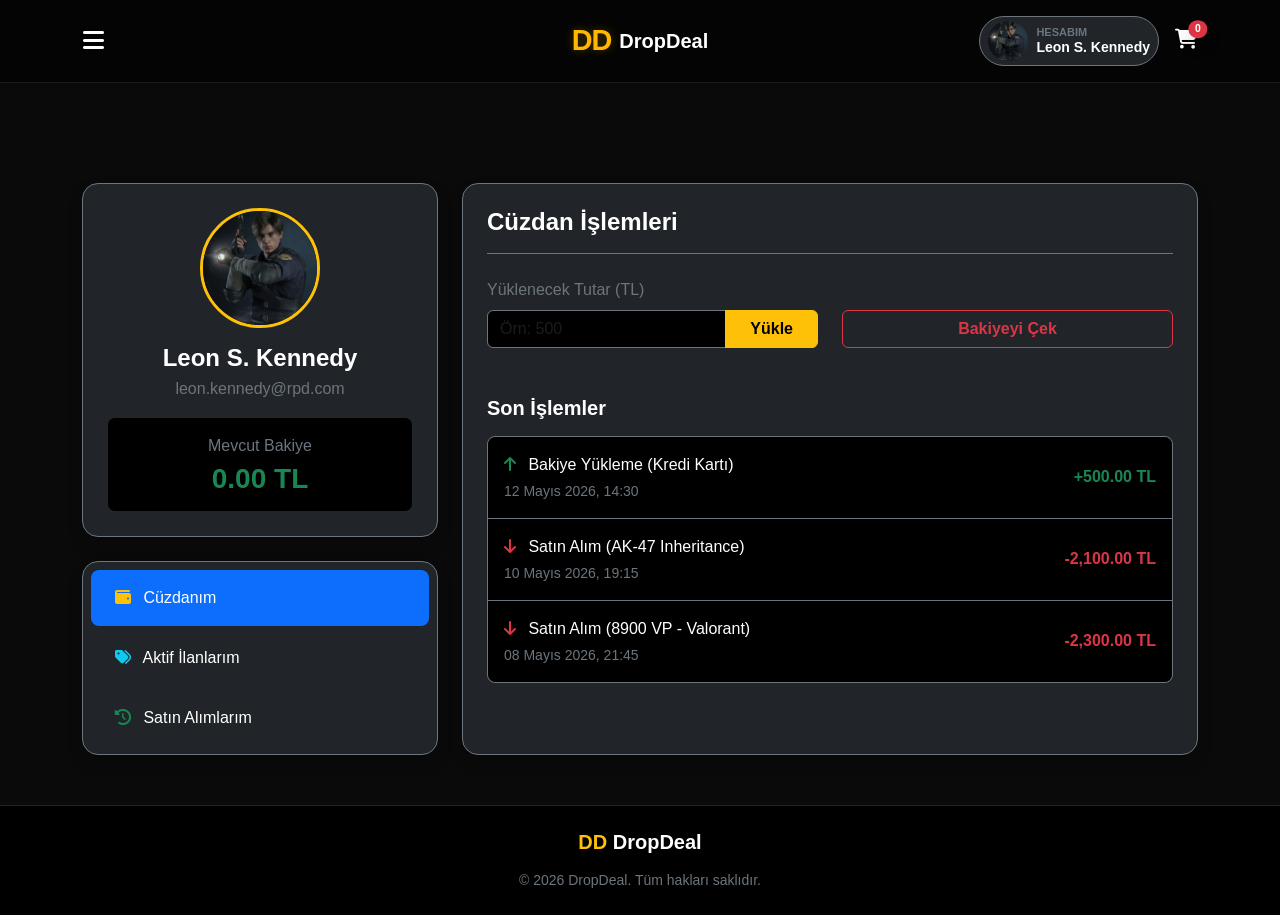
<file: profile.html>
<!DOCTYPE html>
<html lang="tr">
    <head>
        <meta charset="UTF-8">
        <meta name="viewport" content="width=device-width, initial-scale=1.0">
        <title>Hesabım - DropDeal</title>
        <link href="https://cdn.jsdelivr.net/npm/bootstrap@5.3.0/dist/css/bootstrap.min.css" rel="stylesheet">
        <link rel="stylesheet" href="https://cdnjs.cloudflare.com/ajax/libs/font-awesome/6.4.0/css/all.min.css">
        <link rel="stylesheet" href="style.css">
    </head>
    <body>
        <nav class="navbar nav1 sticky-top py-3 position-relative">
            <div class="container d-flex justify-content-between align-items-center">
                <button class="btn btn-link text-white fs-4 p-0 text-decoration-none" type="button" data-bs-toggle="offcanvas" data-bs-target="#gizliMenu">
                    <i class="fas fa-bars"></i>
                </button>

                <a class="navbar-brand m-0 p-0 text-white d-flex align-items-center position-absolute top-50 start-50 translate-middle" href="index.html">
                    <span class="logodd me-2">DD</span> <span class="fw-bold fs-5 tracking-wide">DropDeal</span>
                </a>

                <div class="d-flex align-items-center">
                <a href="profile.html" class="btn btn-dark border border-secondary rounded-pill d-flex align-items-center py-1 px-2 text-decoration-none me-3">
                    <img src="img2/leon-avatar.jpg" alt="Profil" class="rounded-circle me-2" width="40" height="40" style="object-fit: cover;">
                    <div class="d-flex flex-column text-start" style="line-height: 1.2;">
                        <span class="text-secondary fw-bold" style="font-size: 11px;">HESABIM</span>
                        <span class="text-white fw-bold" style="font-size: 14px;">Leon S. Kennedy</span>
                    </div>
                </a>

                <a href="#" class="nav-link text-white position-relative" data-bs-toggle="offcanvas" data-bs-target="#sepetOffcanvas">
                    <i class="fas fa-shopping-cart fs-5"></i>
                    <span class="position-absolute top-0 start-100 translate-middle badge rounded-pill bg-danger shadow" id="sepetSayaci" style="font-size: 0.65rem;">
                        0
                    </span>
                </a>
                </div>
            </div>
        </nav>

            <div class="offcanvas offcanvas-start offcanvas-dark" id="gizliMenu">
                <div class="offcanvas-header border-bottom border-dark">
                    <h5 class="offcanvas-title fw-bold"><span class="text-warning">DD</span> Menu</h5>
                    <button type="button" class="btn-close btn-close-white" data-bs-dismiss="offcanvas"></button>
                </div>
                <div class="offcanvas-body d-flex flex-column">
                    <a href="index.html" class="nav-link text-white fs-5 mb-3"><i class="fas fa-home text-warning me-3"></i>Ana Sayfa</a>
                    <a href="marketplace.html" class="nav-link text-white fs-5 mb-3"><i class="fas fa-store text-warning me-3"></i>Pazar Yeri</a>
                    <hr class="border-secondary">
                    <a href="#" class="nav-link text-light fs-5 mb-3" data-bs-toggle="modal" data-bs-target="#authModal">
                        <i class="fas fa-sign-in-alt text-secondary me-3"></i>Giriş Yap
                    </a>
                    <a href="#" class="nav-link text-light fs-5 fw-bold" data-bs-toggle="modal" data-bs-target="#authModal">
                        <i class="fas fa-sign-in-alt text-warning me-3"></i>Kayıt Ol
                    </a>
                </div>
            </div>

        <div class="container" style="margin-top: 100px; margin-bottom: 50px;">
            <div class="row g-4">
                <div class="col-lg-4">
                    <div class="bg-dark border border-secondary rounded-4 p-4 text-center mb-4 shadow">
                        <img src="img2/leon-avatar.jpg" alt="Leon" class="rounded-circle border border-3 border-warning mb-3" width="120" height="120" style="object-fit: cover;">
                        <h4 class="text-white fw-bold mb-1">Leon S. Kennedy</h4>
                        <p class="text-secondary mb-3">leon.kennedy@rpd.com</p>
                        
                        <div class="bg-black rounded-3 p-3 border border-dark">
                            <span class="text-secondary d-block mb-1">Mevcut Bakiye</span>
                            <h3 class="text-success fw-bold mb-0" id="mevcutBakiye">0.00 TL</h3>
                        </div>
                    </div>

                    <div class="bg-dark border border-secondary rounded-4 p-2 shadow">
                        <div class="nav flex-column nav-pills" id="v-pills-tab" role="tablist">
                            <button class="nav-link active text-start text-white mb-1 py-3 px-4 rounded-3" id="v-pills-cuzdan-tab" data-bs-toggle="pill" data-bs-target="#v-pills-cuzdan" type="button" role="tab">
                                <i class="fas fa-wallet text-warning me-2"></i> Cüzdanım
                            </button>
                            <button class="nav-link text-start text-white mb-1 py-3 px-4 rounded-3" id="v-pills-ilanlar-tab" data-bs-toggle="pill" data-bs-target="#v-pills-ilanlar" type="button" role="tab">
                                <i class="fas fa-tags text-info me-2"></i> Aktif İlanlarım
                            </button>
                            <button class="nav-link text-start text-white py-3 px-4 rounded-3" id="v-pills-gecmis-tab" data-bs-toggle="pill" data-bs-target="#v-pills-gecmis" type="button" role="tab">
                                <i class="fas fa-history text-success me-2"></i> Satın Alımlarım
                            </button>
                        </div>
                    </div>
                </div>

                <div class="col-lg-8 d-flex flex-column">
                    <div class="tab-content flex-grow-1" id="v-pills-tabContent">
                        <div class="tab-pane fade show active h-100" id="v-pills-cuzdan" role="tabpanel">
                            <div class="bg-dark border border-secondary rounded-4 p-4 shadow h-100">
                                <h4 class="text-white fw-bold mb-4 border-bottom border-secondary pb-3">Cüzdan İşlemleri</h4>
                                
                                <div class="row g-4 mb-5">
                                    <div class="col-md-6">
                                        <label class="form-label text-secondary">Yüklenecek Tutar (TL)</label>
                                        <div class="input-group">
                                            <input type="number" id="yukleInput" class="form-control bg-black text-white border-secondary" placeholder="Örn: 500">
                                            <button class="btn btn-warning fw-bold px-4" type="button" onclick="bakiyeGuncelle()">Yükle</button>
                                        </div>
                                    </div>
                                    <div class="col-md-6 d-flex align-items-end">
                                        <button class="btn btn-outline-danger w-100 fw-bold">Bakiyeyi Çek</button>
                                    </div>
                                </div>

                                <h5 class="text-white fw-bold mb-3">Son İşlemler</h5>
                                <ul class="list-group list-group-flush rounded-3 border border-secondary">
                                    <li class="list-group-item bg-black text-white border-secondary d-flex justify-content-between align-items-center py-3">
                                        <div>
                                            <i class="fas fa-arrow-up text-success me-2"></i> Bakiye Yükleme (Kredi Kartı)
                                            <small class="d-block text-secondary mt-1">12 Mayıs 2026, 14:30</small>
                                        </div>
                                        <span class="text-success fw-bold">+500.00 TL</span>
                                    </li>
                                    
                                    <li class="list-group-item bg-black text-white border-secondary d-flex justify-content-between align-items-center py-3">
                                        <div>
                                            <i class="fas fa-arrow-down text-danger me-2"></i> Satın Alım (AK-47 Inheritance)
                                            <small class="d-block text-secondary mt-1">10 Mayıs 2026, 19:15</small>
                                        </div>
                                        <span class="text-danger fw-bold">-2,100.00 TL</span>
                                    </li>

                                    <li class="list-group-item bg-black text-white border-secondary d-flex justify-content-between align-items-center py-3">
                                        <div>
                                            <i class="fas fa-arrow-down text-danger me-2"></i> Satın Alım (8900 VP - Valorant)
                                            <small class="d-block text-secondary mt-1">08 Mayıs 2026, 21:45</small>
                                        </div>
                                        <span class="text-danger fw-bold">-2,300.00 TL</span>
                                    </li>
                                </ul>
                            </div>
                        </div>

                        <div class="tab-pane fade h-100" id="v-pills-ilanlar" role="tabpanel">
                            <div class="bg-dark border border-secondary rounded-4 p-4 shadow h-100">
                                <div class="d-flex justify-content-between align-items-center border-bottom border-secondary pb-3 mb-4">
                                    <h4 class="text-white fw-bold mb-0">Aktif İlanlarım</h4>
                                    <button class="btn btn-sm btn-info fw-bold"><i class="fas fa-plus me-1"></i> Yeni İlan Ekle</button>
                                </div>
                                
                                <div class="card bg-black border-secondary mb-3">
                                    <div class="row g-0 align-items-center p-2">
                                        <div class="col-md-2 text-center">
                                            <img src="img2/awp-asiimov.png" class="img-fluid rounded-3" alt="CS2" style="height: 60px; object-fit: cover; opacity: 0.8;">
                                        </div>
                                        <div class="col-md-6 px-3">
                                            <h6 class="text-white fw-bold mb-1">AWP | Asiimov (Savaş Görmüş)</h6>
                                            <span class="badge bg-secondary text-light">CS2 Skin</span>
                                        </div>
                                        <div class="col-md-4 text-end px-3">
                                            <h5 class="text-warning fw-bold mb-1">4,000 TL</h5>
                                            <button class="btn btn-sm btn-outline-light me-1"><i class="fas fa-edit"></i></button>
                                            <button class="btn btn-sm btn-outline-danger"><i class="fas fa-trash"></i></button>
                                        </div>
                                    </div>
                                </div>

                            </div>
                        </div>

                        <div class="tab-pane fade h-100" id="v-pills-gecmis" role="tabpanel">
                            <div class="bg-dark border border-secondary rounded-4 p-4 shadow h-100">
                                <h4 class="text-white fw-bold mb-4 border-bottom border-secondary pb-3">Geçmiş Satın Alımlarım</h4>
                                
                                <div class="table-responsive">
                                    <table class="table table-dark table-hover align-middle border-secondary text-center">
                                        <thead>
                                            <tr class="text-secondary">
                                                <th>Sipariş No</th>
                                                <th>Ürün</th>
                                                <th>Tarih</th>
                                                <th>Tutar</th>
                                                <th>Durum</th>
                                            </tr>
                                        </thead>
                                        <tbody>
                                            <tr>
                                                <td>#DD-9824</td>
                                                <td class="text-start">8900 VP (Valorant)</td>
                                                <td>08 Mayıs 2026</td>
                                                <td class="text-white fw-bold">2,300 TL</td>
                                                <td><span class="badge bg-success">Teslim Edildi</span></td>
                                            </tr>
                                            <tr>
                                                <td>#DD-8711</td>
                                                <td class="text-start">Iron Necklace (Knight Online)</td>
                                                <td>01 Mayıs 2026</td>
                                                <td class="text-white fw-bold">4,240 TL</td>
                                                <td><span class="badge bg-success">Teslim Edildi</span></td>
                                            </tr>
                                        </tbody>
                                    </table>
                                </div>
                            </div>
                        </div>
                    </div>
                </div>
            </div>
        </div>

        <div class="modal fade" id="authModal" tabindex="-1" aria-hidden="true">
            <div class="modal-dialog modal-dialog-centered">
                <div class="modal-content bg-dark border-secondary text-white rounded-4 shadow-lg">
                    <div class="modal-header border-bottom border-secondary d-flex justify-content-between align-items-center">
                        <ul class="nav nav-pills" id="pills-tab" role="tablist">
                            <li class="nav-item" role="presentation">
                                <button class="nav-link active text-warning fw-bold bg-transparent" id="pills-login-tab" data-bs-toggle="pill" data-bs-target="#pills-login" type="button" role="tab">Giriş Yap</button>
                            </li>
                            <li class="nav-item" role="presentation">
                                <button class="nav-link text-light fw-bold bg-transparent" id="pills-register-tab" data-bs-toggle="pill" data-bs-target="#pills-register" type="button" role="tab">Kayıt Ol</button>
                            </li>
                        </ul>
                        <button type="button" class="btn-close btn-close-white" data-bs-dismiss="modal" aria-label="Close"></button>
                    </div>

                    <div class="modal-body p-4">
                        <div class="tab-content" id="pills-tabContent">
                            <div class="tab-pane fade show active" id="pills-login" role="tabpanel">
                                <div class="mb-3">
                                    <label class="form-label text-secondary small fw-bold">E-Posta Adresi</label>
                                    <input type="email" class="form-control bg-black text-white border-secondary" placeholder="leon@kennedy.com">
                                </div>
                                <div class="mb-3">
                                    <label class="form-label text-secondary small fw-bold">Şifre</label>
                                    <input type="password" class="form-control bg-black text-white border-secondary" placeholder="••••••••">
                                </div>
                                <div class="text-end mb-3">
                                    <a href="#" class="text-warning small text-decoration-none" onclick="gelistiriliyorUyarisi()">Şifremi Unuttum</a>
                                </div>
                                <button class="btn btn-warning w-100 fw-bold py-2 shadow" onclick="gelistiriliyorUyarisi()">Giriş Yap</button>
                            </div>

                            <div class="tab-pane fade" id="pills-register" role="tabpanel">
                                <div class="mb-3">
                                    <label class="form-label text-secondary small fw-bold">Kullanıcı Adı</label>
                                    <input type="text" class="form-control bg-black text-white border-secondary" placeholder="KullaniciAdi">
                                </div>
                                <div class="mb-3">
                                    <label class="form-label text-secondary small fw-bold">E-Posta Adresi</label>
                                    <input type="email" class="form-control bg-black text-white border-secondary" placeholder="mail@ornek.com">
                                </div>
                                <div class="mb-3">
                                    <label class="form-label text-secondary small fw-bold">Şifre</label>
                                    <input type="password" class="form-control bg-black text-white border-secondary" placeholder="••••••••">
                                </div>
                                <button class="btn btn-warning w-100 fw-bold py-2 shadow" onclick="gelistiriliyorUyarisi()">Hesap Oluştur</button>
                            </div>

                        </div>
                    </div>
                    
                </div>
            </div>
        </div>

        <footer class="bg-black py-4 mt-auto border-top border-dark text-center">
            <div class="container">
                <h5 class="fw-bold mb-3"><span class="text-warning">DD</span> DropDeal</h5>
                <p class="text-secondary small mb-0">&copy; 2026 DropDeal. Tüm hakları saklıdır.</p>
            </div>
        </footer>

        <script src="https://cdn.jsdelivr.net/npm/bootstrap@5.3.0/dist/js/bootstrap.bundle.min.js"></script>
        <script src="script.js"></script>
    </body>
</html>
</file>
<file: style.css>
body
{
    background-color: #0a0a0a; 
    color: #fff; 
    font-family: 'Segoe UI', Tahoma, sans-serif; 
}

.nav1
{
    background-color: rgba(5, 5, 5, 0.95);
    backdrop-filter: blur(10px);
    border-bottom: 1px solid #1a1a1a;
}

.logodd
{
    font-size: 1.8rem; 
    font-weight: 900; 
    letter-spacing: -1px; 
    color: #ffb700; 
    text-shadow: 0 0 10px rgba(255, 183, 0, 0.3); 
}

.offcanvas-dark
{
    background-color: #111; 
    color: #fff; 
    border-right: 1px solid #222; 
}

.kampanyakutu
{
    border-radius: 20px;
    overflow: hidden;
    border: 1px solid #222;
    box-shadow: 0 15px 35px rgba(0,0,0,0.6);
}

.slidericerik
{
    height: 380px;
    background: linear-gradient(135deg, #151515, #080808);
    display: flex;
    flex-direction: column;
    justify-content: center;
    align-items: center;
    text-align: center;
    padding: 0 20px;
}

.bento-izgara
{
    display: grid;
    grid-template-columns: 1fr 1fr;
    grid-template-rows: 200px 200px;
    gap: 20px;
}

.bento-cs2 { grid-column: 1 / 2; grid-row: 1 / 3; }
.bento-valo { grid-column: 2 / 3; grid-row: 1 / 2; }
.bento-ko { grid-column: 2 / 3; grid-row: 2 / 3; }

.bento-kutu
{
    position: relative;
    border-radius: 16px;
    border: 1px solid #222;
    overflow: hidden;
    display: flex;
    align-items: center;
    justify-content: center;
    background-color: #000;
    text-decoration: none;
    transition: all 0.4s ease;
}

.bento-bg
{
    position: absolute;
    top: 0; left: 0; 
    width: 100%; height: 100%;
    object-fit: cover;
    opacity: 0.25;
    transition: 0.5s ease;
    z-index: 1;
}

.bento-kutu:hover
{
    transform: translateY(-5px);
    border-color: #ffb700;
    box-shadow: 0 10px 25px rgba(255, 183, 0, 0.15);
}
.bento-kutu:hover .bento-bg
{
    opacity: 0.7;
    transform: scale(1.05);
}

.bento-yazi
{
    position: relative;
    z-index: 2;
    text-align: center;
    text-shadow: 0 2px 10px rgba(0,0,0,0.8);
}
.bento-yazi h2 { font-size: 2.5rem; }
.bento-yazi h3 { font-size: 1.8rem; }

@media (max-width: 768px)
{
    .bento-izgara
    {
        grid-template-columns: 1fr;
        grid-template-rows: 250px 200px 200px;
    }
    .bento-cs2 { grid-column: 1 / 2; grid-row: 1 / 2; }
    .bento-valo { grid-column: 1 / 2; grid-row: 2 / 3; }
    .bento-ko { grid-column: 1 / 2; grid-row: 3 / 4; }
}

.form-control:focus
{
    background-color: #000;
    color: #fff;
    border-color: #ffb700;
    box-shadow: none;
    z-index: 1;
}

input::-webkit-outer-spin-button,
input::-webkit-inner-spin-button
{
  -webkit-appearance: none;
  margin: 0;
}

.ilan-kart
{
    transition: transform 0.3s ease, border-color 0.3s ease;
    cursor: pointer;
}

.ilan-kart:hover
{
    transform: translateY(-5px);
    border-color: #ffb700 !important;
}

.ilan-arkaplan-gorseli
{
    position: absolute;
    top: 50%;
    left: 50%;
    transform: translate(-50%, -50%);
    width: 90%;
    height: auto;
    object-fit: contain;
    opacity: 0.15;
    transition: opacity 0.4s ease, transform 0.4s ease;
    z-index: 1;
}

.ilan-kart:hover .ilan-arkaplan-gorseli
{
    opacity: 0.4;
    transform: translate(-50%, -50%) scale(1.1);
}

.firsat-etiketi
{
    position: absolute;
    top: 10px;
    right: 10px;
    background-color: #ffb700;
    color: #000;
    font-size: 11px;
    font-weight: bold;
    padding: 3px 8px;
    border-radius: 4px;
}

.ko-kart
{
    background-color: #1a1c20 !important;
    transition: border-color 0.3s ease;
    cursor: pointer;
}

.ko-kart:hover
{
    border-color: #00d2ff !important;
}

.ko-ikon-kutu
{
    width: 48px;
    height: 48px;
    background-color: #000;
    border: 1px solid #444;
    border-radius: 4px;
    display: flex;
    align-items: center;
    justify-content: center;
}

.ko-ikon
{
    max-width: 40px;
    max-height: 40px;
}

.ko-baslik
{
    color: #ff6b6b;
    font-size: 15px;
    font-weight: 600;
}

.ko-baslik.mor-isim
{
    color: #b16cff;
}

.ko-ozellik-liste
{
    font-size: 13px;
    color: #adb5bd;
    line-height: 1.6;
}

.modal-backdrop.show
{
    opacity: 0.7 !important;
    backdrop-filter: blur(5px) !important;
}
</file>
